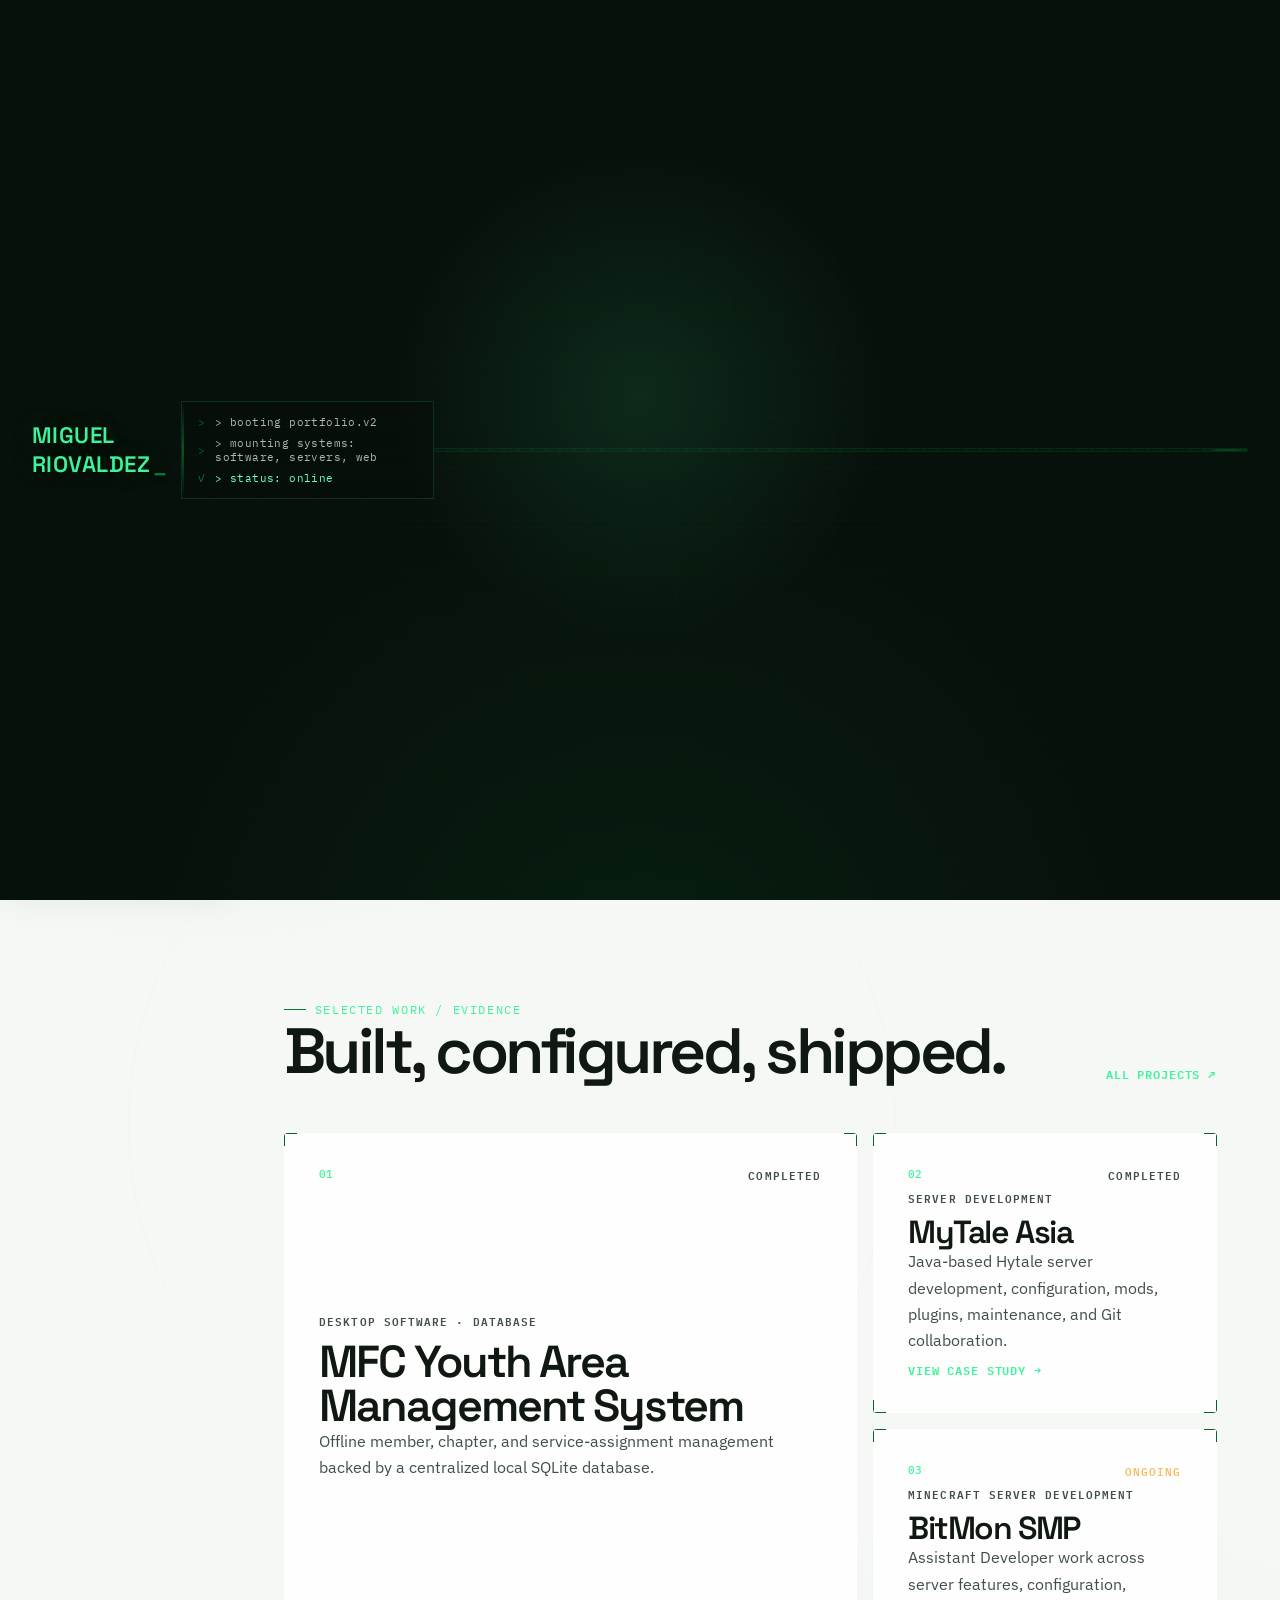
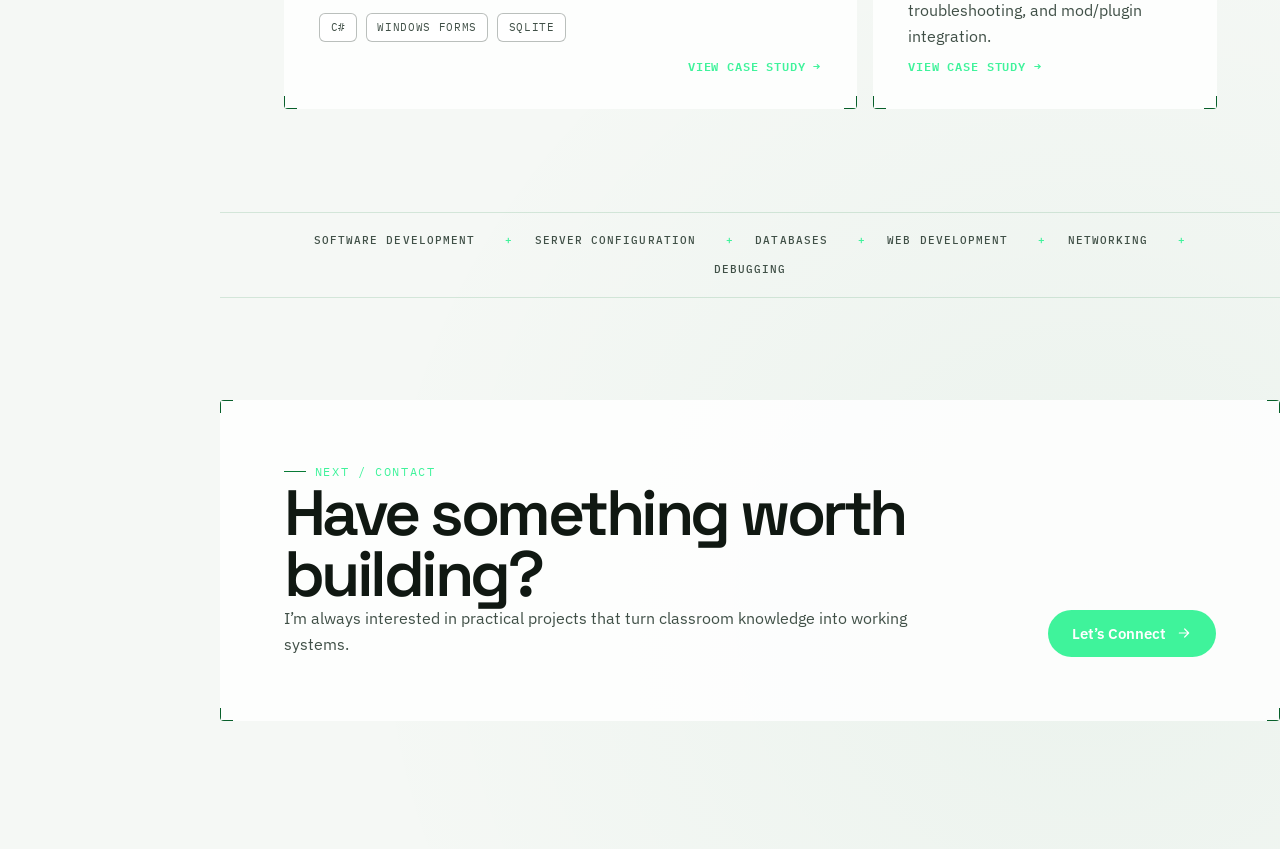
<file: index.html>
<!DOCTYPE html>
<html data-theme="dark" lang="en">
<head>
  <meta charset="utf-8" />
  <meta content="width=device-width, initial-scale=1, viewport-fit=cover" name="viewport" />
  <title>Miguel Riovaldez — IT Student · Developer · Systems Builder</title>
  <meta name="description" content="Miguel Riovaldez is a BSIT student at Mapúa University building software, server systems, databases, networks, and responsive web experiences through hands-on projects." />
  <meta property="og:title" content="Miguel Riovaldez — Developer Portfolio" />
  <meta property="og:description" content="Software, server systems, databases, networking, and web development — documented through hands-on projects." />
  <meta property="og:type" content="website" />
  <meta property="og:url" content="index.html" />
  <meta name="twitter:card" content="summary" />
  <meta name="twitter:title" content="Miguel Riovaldez — Developer Portfolio" />
  <meta name="twitter:description" content="IT student building software, server systems, databases, networks, and responsive web experiences." />
  <meta content="#3FF39B" media="(prefers-color-scheme: dark)" name="theme-color" />
  <meta content="#F3F4F7" media="(prefers-color-scheme: light)" name="theme-color" />
  <link href="index.html" rel="canonical" />
  <link href="data:image/svg+xml,%3Csvg xmlns='http://www.w3.org/2000/svg' viewBox='0 0 100 100'%3E%3Crect width='100' height='100' rx='22' fill='%2306080A'/%3E%3Ctext x='50' y='64' font-family='Space Grotesk, sans-serif' font-weight='700' font-size='44' fill='%233FF39B' text-anchor='middle'%3EMR%3C/text%3E%3C/svg%3E" rel="icon" />
  <link href="https://fonts.googleapis.com" rel="preconnect" />
  <link crossorigin href="https://fonts.gstatic.com" rel="preconnect" />
  <link href="https://fonts.googleapis.com/css2?family=Space+Grotesk:wght@400;500;600;700&family=IBM+Plex+Sans:wght@400;500;600;700&family=IBM+Plex+Mono:wght@400;500;700&display=swap" rel="stylesheet" />
  <link href="css/style.css" rel="stylesheet" />
  <link href="css/v2.css" rel="stylesheet" />
  <script type="application/ld+json">
  {
    "@context": "https://schema.org",
    "@type": "Person",
    "name": "Miguel Riovaldez",
    "url": "index.html",
    "jobTitle": "BSIT Student",
    "description": "BSIT student at Mapúa University building software, server systems, databases, networks, and web experiences.",
    "affiliation": {"@type": "CollegeOrUniversity", "name": "Mapúa University"},
    "email": "mailto:miguelcriovaldez@gmail.com",
    "sameAs": [
      "https://github.com/migzdndd",
      "https://www.instagram.com/migzdnd/",
      "https://www.facebook.com/migzdndd/"
    ]
  }
  </script>
</head>
<body class="portfolio-v2">
  <a class="skip-link" href="#main-content">Skip to main content</a>
  <div id="pageTransition"></div>

  <div data-loader-purpose="profile-initialization" id="loader">
    <div class="loader-name">MIGUEL RIOVALDEZ</div>
    <div aria-hidden="true" class="loader-boot" id="loaderBoot">
      <div class="loader-boot-line" style="--i:0">&gt; booting portfolio.v2</div>
      <div class="loader-boot-line" style="--i:1">&gt; mounting systems: software, servers, web</div>
      <div class="loader-boot-line loader-boot-ready" style="--i:2">&gt; status: online</div>
    </div>
    <p class="sr-only" id="loaderStatus">Initializing Portfolio — Miguel Riovaldez</p>
    <div class="loader-bar"><div class="loader-bar-fill"></div></div>
  </div>

  <div class="cursor-dot" id="cursorDot"></div>
  <div class="cursor-outline" id="cursorOutline"><span id="cursorText"></span></div>
  <div aria-hidden="true" class="bg-glow"></div>
  <div aria-hidden="true" class="bg-grid"></div>
  <div aria-hidden="true" class="v2-orbit v2-orbit-a"></div>
  <div aria-hidden="true" class="v2-orbit v2-orbit-b"></div>

  <button aria-expanded="false" aria-label="Open navigation" class="mobile-toggle" id="mobileToggle">
    <span></span><span></span><span></span>
  </button>

  <nav aria-label="Primary" class="control-panel" id="controlPanel">
    <div class="brand">
      <a data-cursor-text="HOME" href="index.html"><span>MR</span></a>
      <span aria-hidden="true" class="brand-dot"></span>
    </div>
    <ul class="nav-list" id="navList">
      <li><a data-cursor-text="GO" data-page-link="home" href="index.html"><span class="n">01</span><span class="l">Home</span></a></li>
      <li><a data-cursor-text="GO" data-page-link="about" href="about.html"><span class="n">02</span><span class="l">About</span></a></li>
      <li><a data-cursor-text="GO" data-page-link="projects" href="projects.html"><span class="n">03</span><span class="l">Projects</span></a></li>
      <li><a data-cursor-text="GO" data-page-link="skills" href="skills.html"><span class="n">04</span><span class="l">Skills</span></a></li>
      <li><a data-cursor-text="GO" data-page-link="accomplishments" href="accomplishments.html"><span class="n">05</span><span class="l">Accomplishments</span></a></li>
      <li><a data-cursor-text="GO" data-page-link="beyond" href="beyond.html"><span class="n">06</span><span class="l">Beyond</span></a></li>
      <li><a data-cursor-text="GO" data-page-link="contact" href="contact.html"><span class="n">07</span><span class="l">Contact</span></a></li>
    </ul>
    <div class="nav-foot">
      <span class="loc">PH · MNL</span>
      <button aria-label="Toggle light and dark theme" class="theme-toggle" id="themeToggle">◐</button>
    </div>
  </nav>

  <main class="page-content v2-home" id="main-content" tabindex="-1">
    <section class="v2-hero" data-page="home">
      <div aria-hidden="true" class="hero-nodes" id="heroNodes"></div>

      <div class="v2-hero-main page-reveal">
        <div class="v2-kicker-row">
          <p class="eyebrow">Portfolio / Miguel Riovaldez</p>
          <span class="v2-live"><span class="dot" aria-hidden="true"></span> System online</span>
        </div>

        <h1 class="hero-name v2-name">Miguel<br />Riovaldez</h1>
        <p class="v2-role">IT Student <span aria-hidden="true">·</span> Developer <span aria-hidden="true">·</span> Systems Builder</p>
        <p class="v2-thesis">I build software, server systems, and web experiences—then document what I learn by shipping them.</p>

        <div class="hero-ctas v2-ctas">
          <a class="btn btn-primary magnetic" data-cursor-text="VIEW" href="projects.html">Explore Projects <span class="arrow">→</span></a>
          <a class="btn btn-ghost magnetic" data-cursor-text="ABOUT" href="about.html">About Me <span class="arrow">→</span></a>
        </div>

        <div class="v2-signal-line" aria-label="Current profile summary">
          <span>BSIT @ Mapúa University</span><span>Manila, Philippines</span><span>Hands-on builder</span>
        </div>
      </div>

      <aside class="v2-system console-panel page-reveal" aria-labelledby="system-title">
        <div class="v2-panel-head">
          <span id="system-title">CURRENT_SYSTEM</span>
          <span>v2.0</span>
        </div>
        <div class="v2-system-intro">Areas I actively build, study, and troubleshoot.</div>
        <div class="v2-system-grid">
          <a class="v2-system-item" href="projects.html">
            <span class="v2-system-code">01</span>
            <span><strong>Software</strong><small>C# · Java · desktop apps</small></span>
            <span class="v2-system-state">ACTIVE</span>
          </a>
          <a class="v2-system-item" href="projects.html">
            <span class="v2-system-code">02</span>
            <span><strong>Server Systems</strong><small>configuration · plugins · mods</small></span>
            <span class="v2-system-state">ACTIVE</span>
          </a>
          <a class="v2-system-item" href="skills.html">
            <span class="v2-system-code">03</span>
            <span><strong>Web</strong><small>HTML · CSS · JavaScript</small></span>
            <span class="v2-system-state">BUILDING</span>
          </a>
          <a class="v2-system-item" href="skills.html">
            <span class="v2-system-code">04</span>
            <span><strong>Infrastructure</strong><small>SQL · networking fundamentals</small></span>
            <span class="v2-system-state">LEARNING</span>
          </a>
        </div>
      </aside>
    </section>

    <section class="v2-proof" aria-labelledby="proof-title">
      <div class="v2-section-head page-reveal">
        <div>
          <p class="eyebrow">Selected Work / Evidence</p>
          <h2 id="proof-title">Built, configured, shipped.</h2>
        </div>
        <a class="v2-text-link" href="projects.html">All projects <span aria-hidden="true">↗</span></a>
      </div>

      <div class="v2-featured-grid">
        <article class="v2-project-card v2-project-card-large console-panel page-reveal" data-spotlight>
          <div class="v2-project-top"><span class="v2-project-index">01</span><span class="v2-project-status"><span class="dot"></span> Completed</span></div>
          <div>
            <p class="v2-project-type">Desktop Software · Database</p>
            <h3>MFC Youth Area<br />Management System</h3>
            <p>Offline member, chapter, and service-assignment management backed by a centralized local SQLite database.</p>
          </div>
          <div class="v2-project-footer">
            <div class="pf-tags"><span class="tag">C#</span><span class="tag">Windows Forms</span><span class="tag">SQLite</span></div>
            <a class="v2-card-link" href="projects.html#mfc-youth">View case study <span aria-hidden="true">→</span></a>
          </div>
        </article>

        <article class="v2-project-card console-panel page-reveal" data-spotlight>
          <div class="v2-project-top"><span class="v2-project-index">02</span><span class="v2-project-status"><span class="dot"></span> Completed</span></div>
          <div>
            <p class="v2-project-type">Server Development</p>
            <h3>MyTale Asia</h3>
            <p>Java-based Hytale server development, configuration, mods, plugins, maintenance, and Git collaboration.</p>
          </div>
          <a class="v2-card-link" href="projects.html#mytale-asia">View case study <span aria-hidden="true">→</span></a>
        </article>

        <article class="v2-project-card console-panel page-reveal" data-spotlight>
          <div class="v2-project-top"><span class="v2-project-index">03</span><span class="v2-project-status ongoing"><span class="dot"></span> Ongoing</span></div>
          <div>
            <p class="v2-project-type">Minecraft Server Development</p>
            <h3>BitMon SMP</h3>
            <p>Assistant Developer work across server features, configuration, troubleshooting, and mod/plugin integration.</p>
          </div>
          <a class="v2-card-link" href="projects.html#bitmon-smp">View case study <span aria-hidden="true">→</span></a>
        </article>
      </div>
    </section>

    <section class="v2-capability-strip page-reveal" aria-label="Capabilities">
      <span>SOFTWARE DEVELOPMENT</span><span>SERVER CONFIGURATION</span><span>DATABASES</span><span>WEB DEVELOPMENT</span><span>NETWORKING</span><span>DEBUGGING</span>
    </section>

    <section class="v2-home-cta console-panel page-reveal">
      <div>
        <p class="eyebrow">Next / Contact</p>
        <h2>Have something worth building?</h2>
        <p>I’m always interested in practical projects that turn classroom knowledge into working systems.</p>
      </div>
      <a class="btn btn-primary magnetic" data-cursor-text="MAIL" href="contact.html">Let’s Connect <span class="arrow">→</span></a>
    </section>
  </main>

  <script src="js/script.js"></script>
  <script src="js/v2.js"></script>
</body>
</html>
</file>
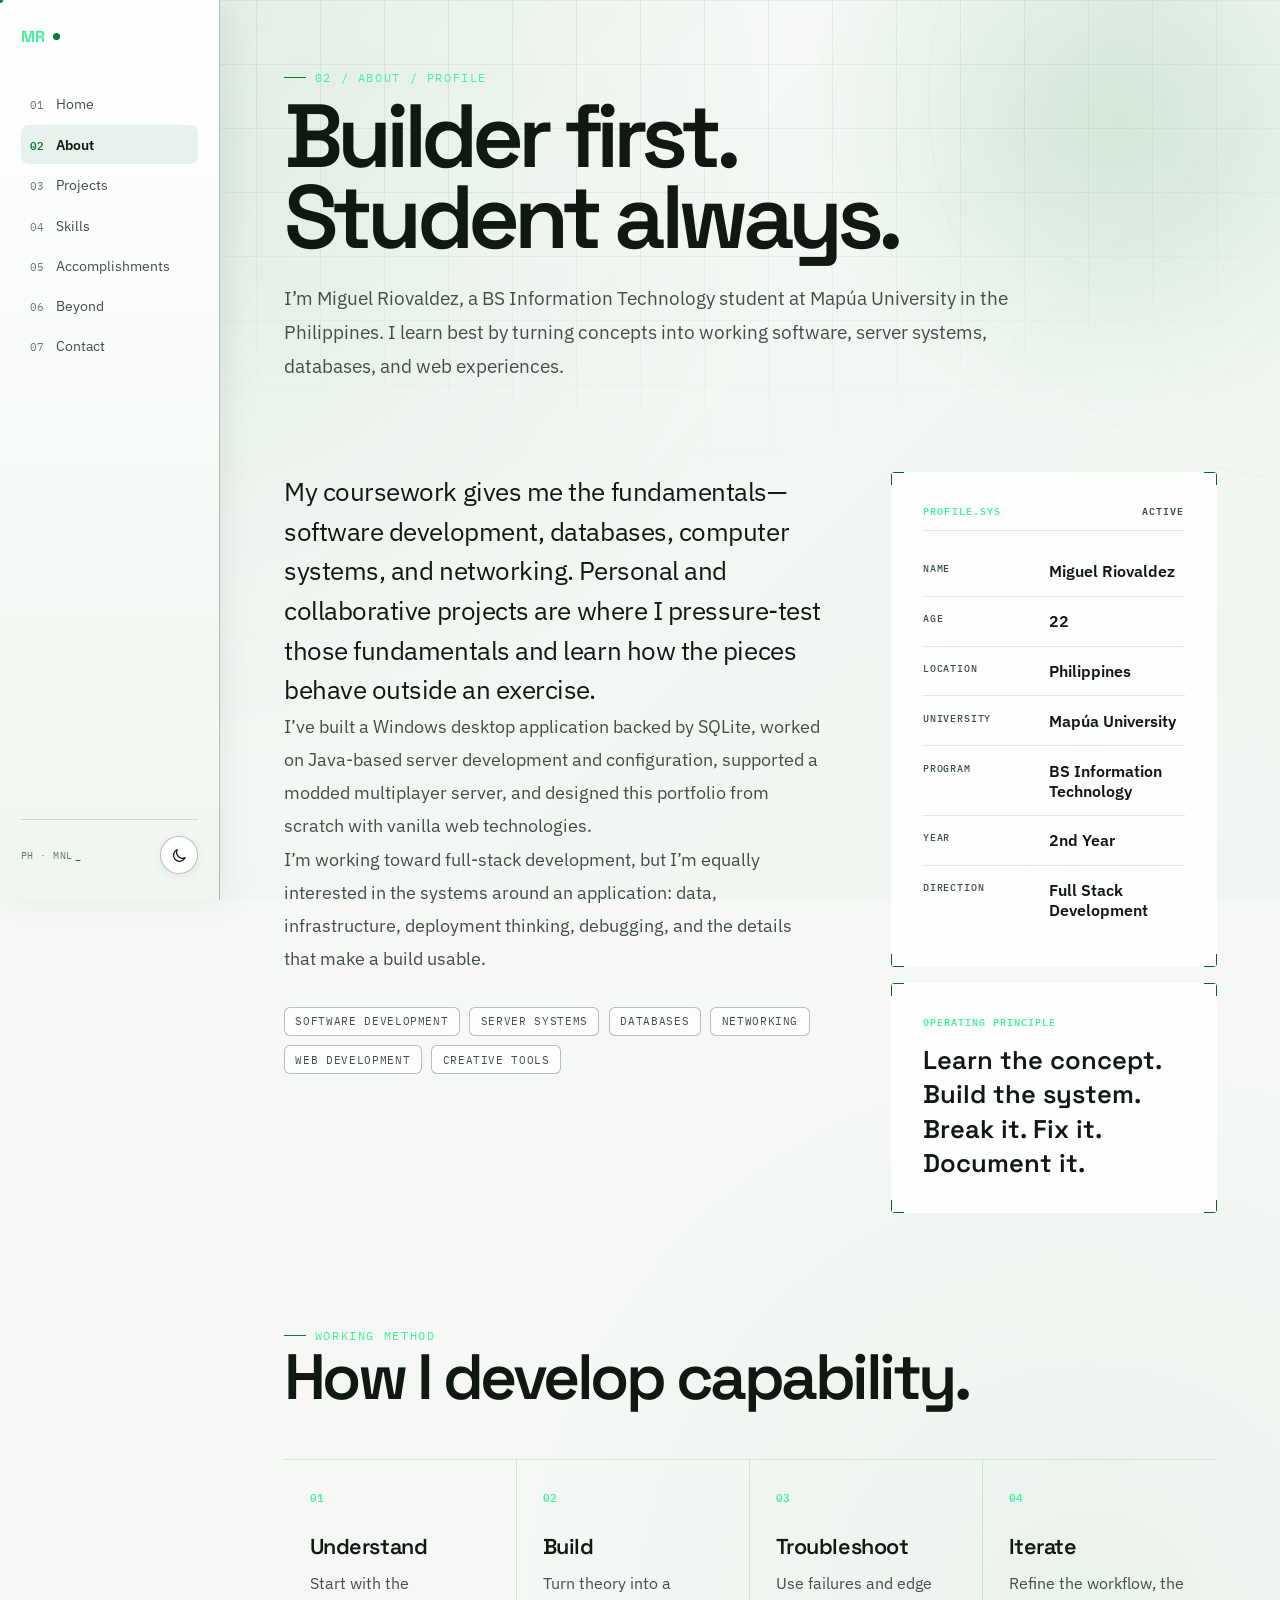
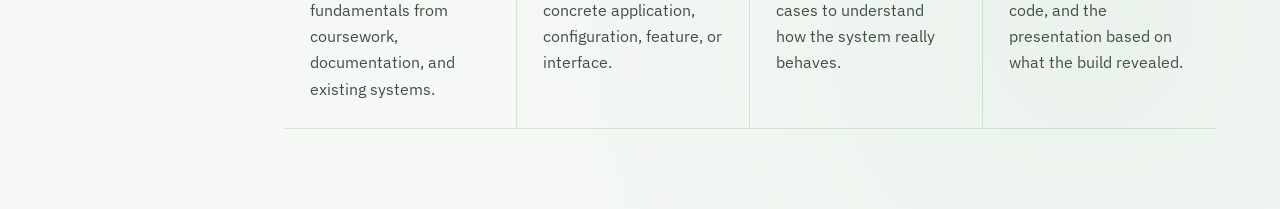
<file: about.html>
<!DOCTYPE html>
<html data-theme="dark" lang="en">
<head>
  <meta charset="utf-8" />
  <meta content="width=device-width, initial-scale=1, viewport-fit=cover" name="viewport" />
  <title>Miguel Riovaldez — About</title>
  <meta name="description" content="About Miguel Riovaldez — BSIT student at Mapúa University building software, server systems, databases, networks, and web projects." />
  <meta property="og:title" content="Miguel Riovaldez — About" />
  <meta property="og:description" content="About Miguel Riovaldez — BSIT student at Mapúa University building software, server systems, databases, networks, and web projects." />
  <meta property="og:type" content="website" />
  <meta property="og:url" content="about.html" />
  <meta name="twitter:card" content="summary" />
  <meta content="#3FF39B" media="(prefers-color-scheme: dark)" name="theme-color" />
  <meta content="#F3F4F7" media="(prefers-color-scheme: light)" name="theme-color" />
  <link href="about.html" rel="canonical" />
  <link href="data:image/svg+xml,%3Csvg xmlns='http://www.w3.org/2000/svg' viewBox='0 0 100 100'%3E%3Crect width='100' height='100' rx='22' fill='%2306080A'/%3E%3Ctext x='50' y='64' font-family='Space Grotesk, sans-serif' font-weight='700' font-size='44' fill='%233FF39B' text-anchor='middle'%3EMR%3C/text%3E%3C/svg%3E" rel="icon" />
  <link href="https://fonts.googleapis.com" rel="preconnect" />
  <link crossorigin href="https://fonts.gstatic.com" rel="preconnect" />
  <link href="https://fonts.googleapis.com/css2?family=Space+Grotesk:wght@400;500;600;700&family=IBM+Plex+Sans:wght@400;500;600;700&family=IBM+Plex+Mono:wght@400;500;700&display=swap" rel="stylesheet" />
  <link href="css/style.css" rel="stylesheet" />
  <link href="css/v2.css" rel="stylesheet" />
  
</head>
<body class="portfolio-v2">
  <a class="skip-link" href="#main-content">Skip to main content</a>
  <div id="pageTransition"></div>
  <div class="cursor-dot" id="cursorDot"></div>
  <div class="cursor-outline" id="cursorOutline"><span id="cursorText"></span></div>
  <div aria-hidden="true" class="bg-glow"></div>
  <div aria-hidden="true" class="bg-grid"></div>
  <div aria-hidden="true" class="v2-orbit v2-orbit-a"></div>
  <button aria-expanded="false" aria-label="Open navigation" class="mobile-toggle" id="mobileToggle"><span></span><span></span><span></span></button>
  <nav aria-label="Primary" class="control-panel" id="controlPanel">
    <div class="brand"><a data-cursor-text="HOME" href="index.html"><span>MR</span></a><span aria-hidden="true" class="brand-dot"></span></div>
    <ul class="nav-list" id="navList"><li><a data-cursor-text="GO" data-page-link="home" href="index.html"><span class="n">01</span><span class="l">Home</span></a></li><li><a data-cursor-text="GO" data-page-link="about" href="about.html"><span class="n">02</span><span class="l">About</span></a></li><li><a data-cursor-text="GO" data-page-link="projects" href="projects.html"><span class="n">03</span><span class="l">Projects</span></a></li><li><a data-cursor-text="GO" data-page-link="skills" href="skills.html"><span class="n">04</span><span class="l">Skills</span></a></li><li><a data-cursor-text="GO" data-page-link="accomplishments" href="accomplishments.html"><span class="n">05</span><span class="l">Accomplishments</span></a></li><li><a data-cursor-text="GO" data-page-link="beyond" href="beyond.html"><span class="n">06</span><span class="l">Beyond</span></a></li><li><a data-cursor-text="GO" data-page-link="contact" href="contact.html"><span class="n">07</span><span class="l">Contact</span></a></li></ul>
    <div class="nav-foot"><span class="loc">PH · MNL</span><button aria-label="Toggle light and dark theme" class="theme-toggle" id="themeToggle">◐</button></div>
  </nav>
  <main class="page-content" id="main-content" tabindex="-1">
  <section class="standalone-page v2-about-page" data-page="about"><div class="page-inner">
    <header class="page-head v2-editorial-head page-reveal">
      <p class="eyebrow">02 / About / Profile</p>
      <h1>Builder first.<br />Student always.</h1>
      <p class="v2-page-lede">I’m Miguel Riovaldez, a BS Information Technology student at Mapúa University in the Philippines. I learn best by turning concepts into working software, server systems, databases, and web experiences.</p>
    </header>

    <div class="v2-about-layout">
      <section class="v2-about-story page-reveal">
        <p class="v2-dropcopy">My coursework gives me the fundamentals—software development, databases, computer systems, and networking. Personal and collaborative projects are where I pressure-test those fundamentals and learn how the pieces behave outside an exercise.</p>
        <p>I’ve built a Windows desktop application backed by SQLite, worked on Java-based server development and configuration, supported a modded multiplayer server, and designed this portfolio from scratch with vanilla web technologies.</p>
        <p>I’m working toward full-stack development, but I’m equally interested in the systems around an application: data, infrastructure, deployment thinking, debugging, and the details that make a build usable.</p>
        <div class="learning-list v2-learning-list"><span class="tag">Software Development</span><span class="tag">Server Systems</span><span class="tag">Databases</span><span class="tag">Networking</span><span class="tag">Web Development</span><span class="tag">Creative Tools</span></div>
      </section>

      <aside class="v2-profile-stack page-reveal">
        <div class="v2-profile-card console-panel">
          <div class="v2-panel-head"><span>PROFILE.SYS</span><span>ACTIVE</span></div>
          <dl class="v2-profile-facts">
            <div><dt>Name</dt><dd>Miguel Riovaldez</dd></div>
            <div><dt>Age</dt><dd>22</dd></div>
            <div><dt>Location</dt><dd>Philippines</dd></div>
            <div><dt>University</dt><dd>Mapúa University</dd></div>
            <div><dt>Program</dt><dd>BS Information Technology</dd></div>
            <div><dt>Year</dt><dd>2nd Year</dd></div>
            <div><dt>Direction</dt><dd>Full Stack Development</dd></div>
          </dl>
        </div>
        <div class="v2-principle console-panel"><span>OPERATING PRINCIPLE</span><strong>Learn the concept. Build the system. Break it. Fix it. Document it.</strong></div>
      </aside>
    </div>

    <section class="v2-path page-reveal" aria-labelledby="path-title">
      <div class="v2-section-head"><div><p class="eyebrow">Working Method</p><h2 id="path-title">How I develop capability.</h2></div></div>
      <div class="v2-path-grid">
        <article><span>01</span><h3>Understand</h3><p>Start with the fundamentals from coursework, documentation, and existing systems.</p></article>
        <article><span>02</span><h3>Build</h3><p>Turn theory into a concrete application, configuration, feature, or interface.</p></article>
        <article><span>03</span><h3>Troubleshoot</h3><p>Use failures and edge cases to understand how the system really behaves.</p></article>
        <article><span>04</span><h3>Iterate</h3><p>Refine the workflow, the code, and the presentation based on what the build revealed.</p></article>
      </div>
    </section>
  </div></section>
</main>
  <script src="js/script.js"></script>
  <script src="js/v2.js"></script>
</body>
</html>
</file>
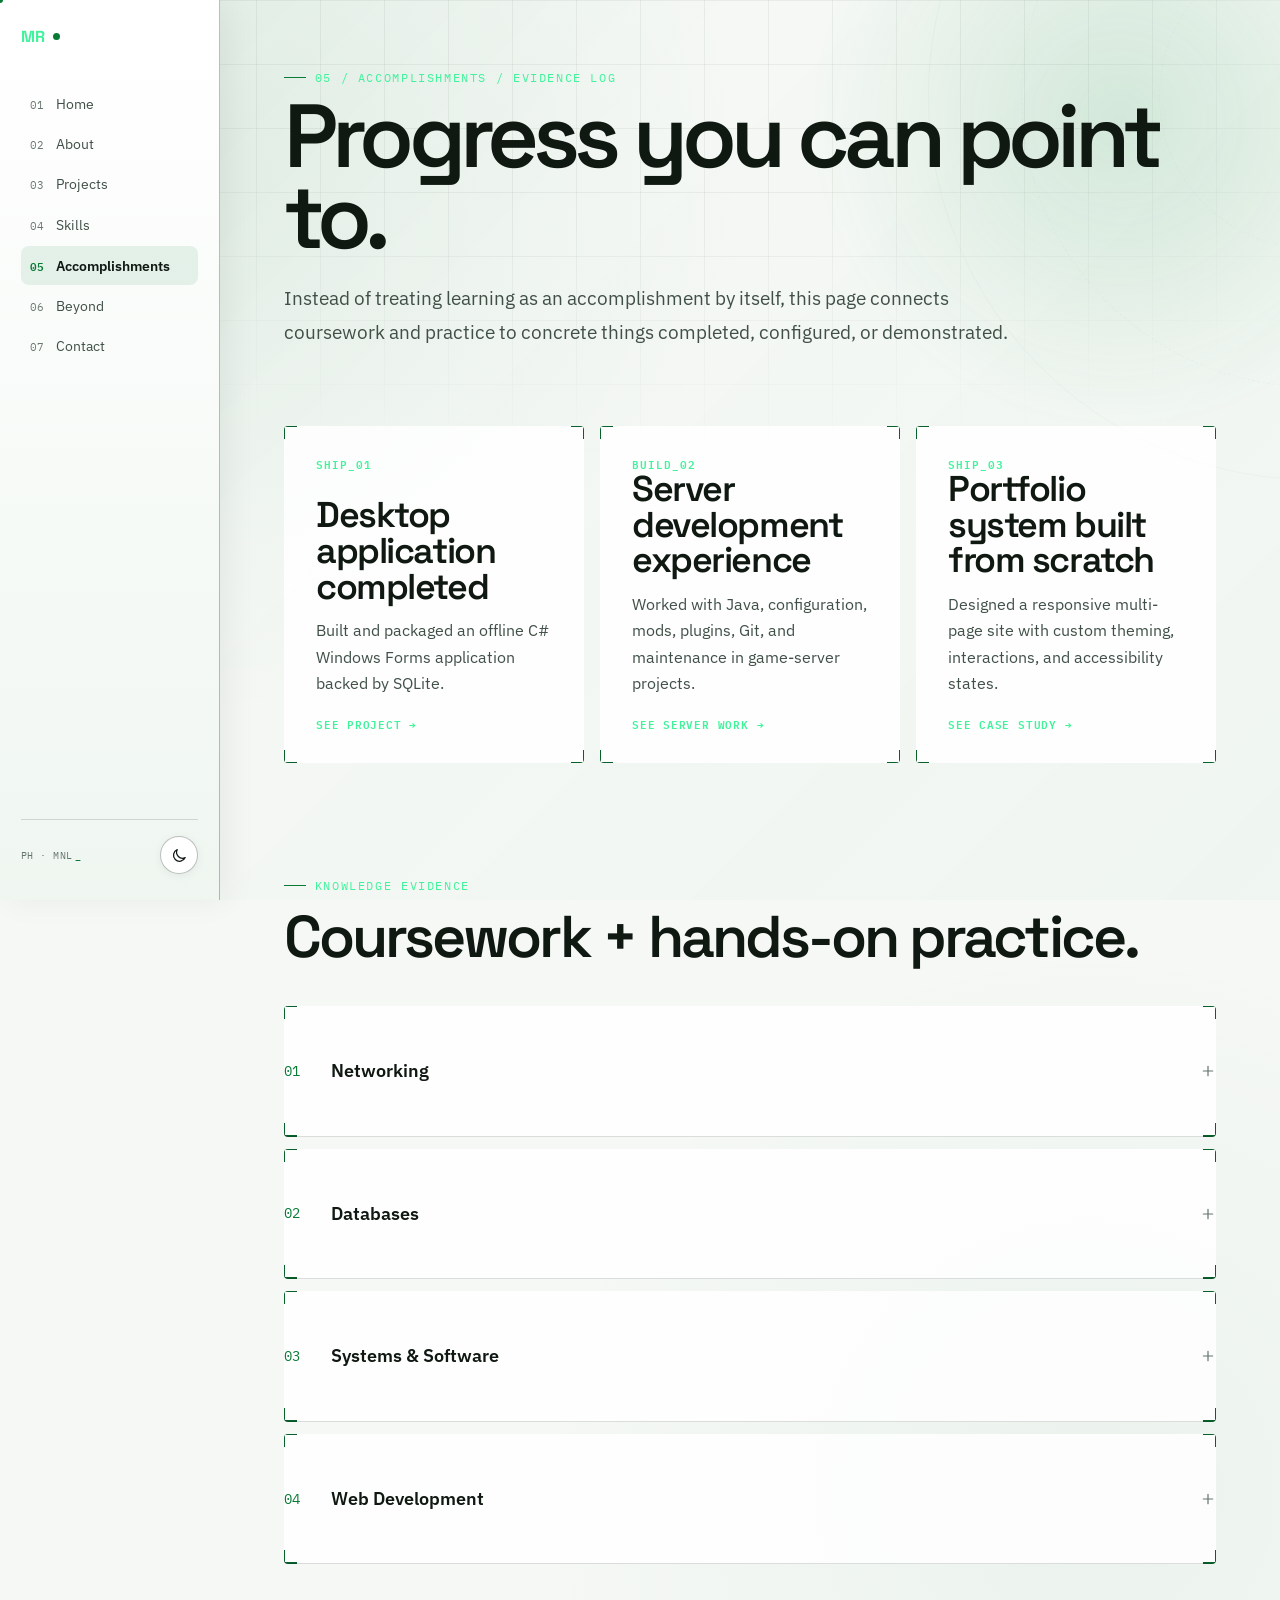
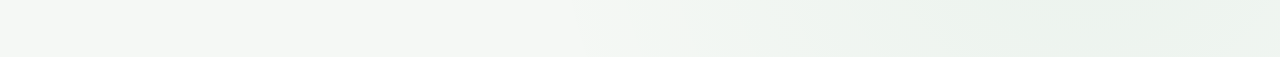
<file: accomplishments.html>
<!DOCTYPE html>
<html data-theme="dark" lang="en">
<head>
  <meta charset="utf-8" />
  <meta content="width=device-width, initial-scale=1, viewport-fit=cover" name="viewport" />
  <title>Miguel Riovaldez — Accomplishments</title>
  <meta name="description" content="Evidence of progress across software development, server systems, networking, databases, and responsive web development." />
  <meta property="og:title" content="Miguel Riovaldez — Accomplishments" />
  <meta property="og:description" content="Evidence of progress across software development, server systems, networking, databases, and responsive web development." />
  <meta property="og:type" content="website" />
  <meta property="og:url" content="accomplishments.html" />
  <meta name="twitter:card" content="summary" />
  <meta content="#3FF39B" media="(prefers-color-scheme: dark)" name="theme-color" />
  <meta content="#F3F4F7" media="(prefers-color-scheme: light)" name="theme-color" />
  <link href="accomplishments.html" rel="canonical" />
  <link href="data:image/svg+xml,%3Csvg xmlns='http://www.w3.org/2000/svg' viewBox='0 0 100 100'%3E%3Crect width='100' height='100' rx='22' fill='%2306080A'/%3E%3Ctext x='50' y='64' font-family='Space Grotesk, sans-serif' font-weight='700' font-size='44' fill='%233FF39B' text-anchor='middle'%3EMR%3C/text%3E%3C/svg%3E" rel="icon" />
  <link href="https://fonts.googleapis.com" rel="preconnect" />
  <link crossorigin href="https://fonts.gstatic.com" rel="preconnect" />
  <link href="https://fonts.googleapis.com/css2?family=Space+Grotesk:wght@400;500;600;700&family=IBM+Plex+Sans:wght@400;500;600;700&family=IBM+Plex+Mono:wght@400;500;700&display=swap" rel="stylesheet" />
  <link href="css/style.css" rel="stylesheet" />
  <link href="css/v2.css" rel="stylesheet" />
  
</head>
<body class="portfolio-v2">
  <a class="skip-link" href="#main-content">Skip to main content</a>
  <div id="pageTransition"></div>
  <div class="cursor-dot" id="cursorDot"></div>
  <div class="cursor-outline" id="cursorOutline"><span id="cursorText"></span></div>
  <div aria-hidden="true" class="bg-glow"></div>
  <div aria-hidden="true" class="bg-grid"></div>
  <div aria-hidden="true" class="v2-orbit v2-orbit-a"></div>
  <button aria-expanded="false" aria-label="Open navigation" class="mobile-toggle" id="mobileToggle"><span></span><span></span><span></span></button>
  <nav aria-label="Primary" class="control-panel" id="controlPanel">
    <div class="brand"><a data-cursor-text="HOME" href="index.html"><span>MR</span></a><span aria-hidden="true" class="brand-dot"></span></div>
    <ul class="nav-list" id="navList"><li><a data-cursor-text="GO" data-page-link="home" href="index.html"><span class="n">01</span><span class="l">Home</span></a></li><li><a data-cursor-text="GO" data-page-link="about" href="about.html"><span class="n">02</span><span class="l">About</span></a></li><li><a data-cursor-text="GO" data-page-link="projects" href="projects.html"><span class="n">03</span><span class="l">Projects</span></a></li><li><a data-cursor-text="GO" data-page-link="skills" href="skills.html"><span class="n">04</span><span class="l">Skills</span></a></li><li><a data-cursor-text="GO" data-page-link="accomplishments" href="accomplishments.html"><span class="n">05</span><span class="l">Accomplishments</span></a></li><li><a data-cursor-text="GO" data-page-link="beyond" href="beyond.html"><span class="n">06</span><span class="l">Beyond</span></a></li><li><a data-cursor-text="GO" data-page-link="contact" href="contact.html"><span class="n">07</span><span class="l">Contact</span></a></li></ul>
    <div class="nav-foot"><span class="loc">PH · MNL</span><button aria-label="Toggle light and dark theme" class="theme-toggle" id="themeToggle">◐</button></div>
  </nav>
  <main class="page-content" id="main-content" tabindex="-1">
  <section class="standalone-page v2-accomplishments-page" data-page="accomplishments"><div class="page-inner">
    <header class="page-head v2-editorial-head page-reveal">
      <p class="eyebrow">05 / Accomplishments / Evidence Log</p>
      <h1>Progress you can point to.</h1>
      <p class="v2-page-lede">Instead of treating learning as an accomplishment by itself, this page connects coursework and practice to concrete things completed, configured, or demonstrated.</p>
    </header>

    <section class="v2-milestones page-reveal" aria-label="Selected milestones">
      <article class="console-panel"><span class="v2-milestone-code">SHIP_01</span><h2>Desktop application completed</h2><p>Built and packaged an offline C# Windows Forms application backed by SQLite.</p><a href="projects.html#mfc-youth">See project →</a></article>
      <article class="console-panel"><span class="v2-milestone-code">BUILD_02</span><h2>Server development experience</h2><p>Worked with Java, configuration, mods, plugins, Git, and maintenance in game-server projects.</p><a href="projects.html#mytale-asia">See server work →</a></article>
      <article class="console-panel"><span class="v2-milestone-code">SHIP_03</span><h2>Portfolio system built from scratch</h2><p>Designed a responsive multi-page site with custom theming, interactions, and accessibility states.</p><a href="projects.html#this-webpage">See case study →</a></article>
    </section>

    <div class="v2-evidence-head page-reveal"><p class="eyebrow">Knowledge Evidence</p><h2>Coursework + hands-on practice.</h2></div>
    <div class="acc-list v2-acc-list page-reveal" id="accList">
      <div class="acc-item console-panel"><div class="acc-head"><span class="n">01</span><span class="cat">Networking</span><span class="plus">+</span></div><div class="acc-body"><ul><li>Data Communication and Networking Fundamentals</li><li>IPv4 and IPv6 fundamentals</li><li>Subnetting and network addressing</li><li>Cisco Packet Tracer exercises</li></ul></div></div>
      <div class="acc-item console-panel"><div class="acc-head"><span class="n">02</span><span class="cat">Databases</span><span class="plus">+</span></div><div class="acc-body"><ul><li>Information Management</li><li>Database Management Essentials</li><li>SQL and relational database concepts</li><li>Hands-on SQLite and MySQL experience</li></ul></div></div>
      <div class="acc-item console-panel"><div class="acc-head"><span class="n">03</span><span class="cat">Systems &amp; Software</span><span class="plus">+</span></div><div class="acc-body"><ul><li>Computer Architecture and Organization</li><li>C# software development</li><li>Windows Forms application development</li><li>Built and packaged a complete desktop application</li></ul></div></div>
      <div class="acc-item console-panel"><div class="acc-head"><span class="n">04</span><span class="cat">Web Development</span><span class="plus">+</span></div><div class="acc-body"><ul><li>Interactivity with JavaScript</li><li>Advanced styling with responsive design</li><li>HTML and CSS development</li><li>Responsive and interactive portfolio development</li></ul></div></div>
    </div>
  </div></section>
</main>
  <script src="js/script.js"></script>
  <script src="js/v2.js"></script>
</body>
</html>
</file>
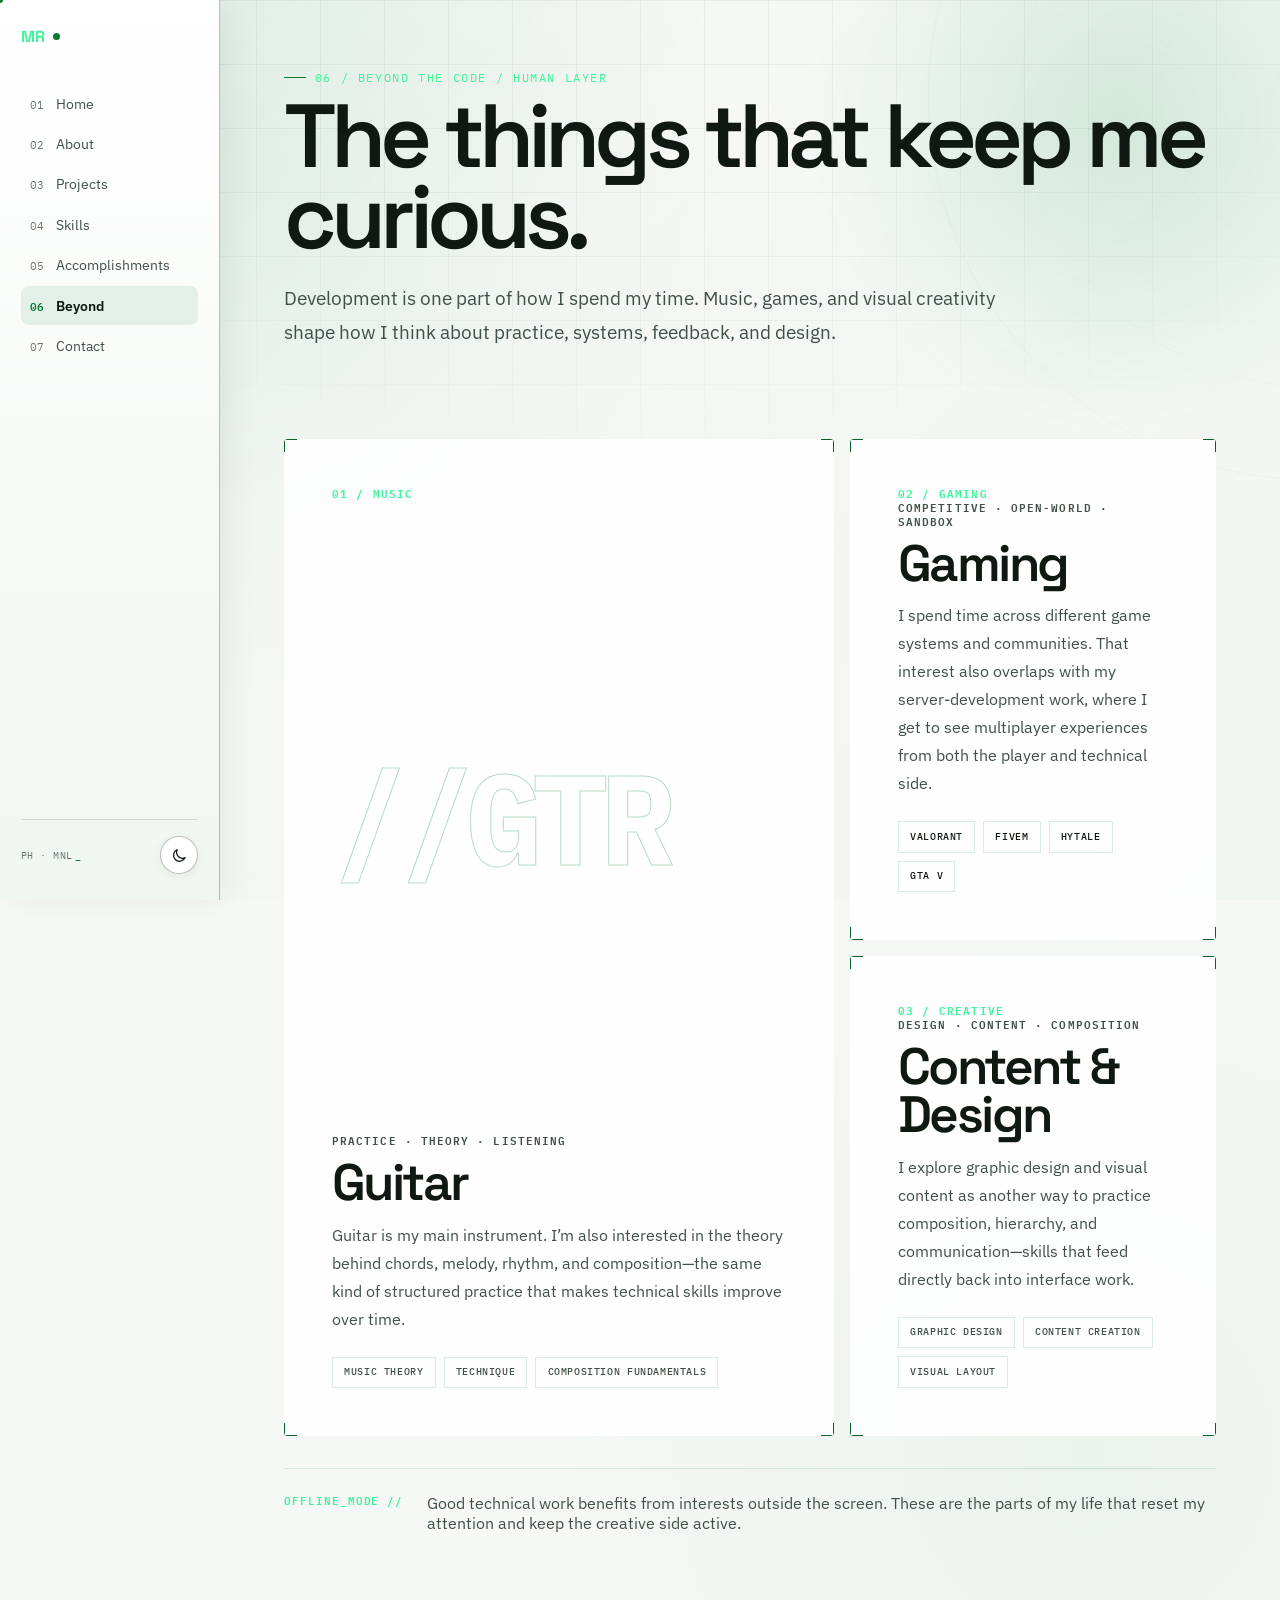
<file: beyond.html>
<!DOCTYPE html>
<html data-theme="dark" lang="en">
<head>
  <meta charset="utf-8" />
  <meta content="width=device-width, initial-scale=1, viewport-fit=cover" name="viewport" />
  <title>Miguel Riovaldez — Beyond the Code</title>
  <meta name="description" content="Music, gaming, content creation, and graphic design — the interests that shape Miguel Riovaldez beyond software development." />
  <meta property="og:title" content="Miguel Riovaldez — Beyond the Code" />
  <meta property="og:description" content="Music, gaming, content creation, and graphic design — the interests that shape Miguel Riovaldez beyond software development." />
  <meta property="og:type" content="website" />
  <meta property="og:url" content="beyond.html" />
  <meta name="twitter:card" content="summary" />
  <meta content="#3FF39B" media="(prefers-color-scheme: dark)" name="theme-color" />
  <meta content="#F3F4F7" media="(prefers-color-scheme: light)" name="theme-color" />
  <link href="beyond.html" rel="canonical" />
  <link href="data:image/svg+xml,%3Csvg xmlns='http://www.w3.org/2000/svg' viewBox='0 0 100 100'%3E%3Crect width='100' height='100' rx='22' fill='%2306080A'/%3E%3Ctext x='50' y='64' font-family='Space Grotesk, sans-serif' font-weight='700' font-size='44' fill='%233FF39B' text-anchor='middle'%3EMR%3C/text%3E%3C/svg%3E" rel="icon" />
  <link href="https://fonts.googleapis.com" rel="preconnect" />
  <link crossorigin href="https://fonts.gstatic.com" rel="preconnect" />
  <link href="https://fonts.googleapis.com/css2?family=Space+Grotesk:wght@400;500;600;700&family=IBM+Plex+Sans:wght@400;500;600;700&family=IBM+Plex+Mono:wght@400;500;700&display=swap" rel="stylesheet" />
  <link href="css/style.css" rel="stylesheet" />
  <link href="css/v2.css" rel="stylesheet" />
  
</head>
<body class="portfolio-v2">
  <a class="skip-link" href="#main-content">Skip to main content</a>
  <div id="pageTransition"></div>
  <div class="cursor-dot" id="cursorDot"></div>
  <div class="cursor-outline" id="cursorOutline"><span id="cursorText"></span></div>
  <div aria-hidden="true" class="bg-glow"></div>
  <div aria-hidden="true" class="bg-grid"></div>
  <div aria-hidden="true" class="v2-orbit v2-orbit-a"></div>
  <button aria-expanded="false" aria-label="Open navigation" class="mobile-toggle" id="mobileToggle"><span></span><span></span><span></span></button>
  <nav aria-label="Primary" class="control-panel" id="controlPanel">
    <div class="brand"><a data-cursor-text="HOME" href="index.html"><span>MR</span></a><span aria-hidden="true" class="brand-dot"></span></div>
    <ul class="nav-list" id="navList"><li><a data-cursor-text="GO" data-page-link="home" href="index.html"><span class="n">01</span><span class="l">Home</span></a></li><li><a data-cursor-text="GO" data-page-link="about" href="about.html"><span class="n">02</span><span class="l">About</span></a></li><li><a data-cursor-text="GO" data-page-link="projects" href="projects.html"><span class="n">03</span><span class="l">Projects</span></a></li><li><a data-cursor-text="GO" data-page-link="skills" href="skills.html"><span class="n">04</span><span class="l">Skills</span></a></li><li><a data-cursor-text="GO" data-page-link="accomplishments" href="accomplishments.html"><span class="n">05</span><span class="l">Accomplishments</span></a></li><li><a data-cursor-text="GO" data-page-link="beyond" href="beyond.html"><span class="n">06</span><span class="l">Beyond</span></a></li><li><a data-cursor-text="GO" data-page-link="contact" href="contact.html"><span class="n">07</span><span class="l">Contact</span></a></li></ul>
    <div class="nav-foot"><span class="loc">PH · MNL</span><button aria-label="Toggle light and dark theme" class="theme-toggle" id="themeToggle">◐</button></div>
  </nav>
  <main class="page-content" id="main-content" tabindex="-1">
  <section class="standalone-page v2-beyond-page" data-page="beyond"><div class="page-inner">
    <header class="page-head v2-editorial-head page-reveal">
      <p class="eyebrow">06 / Beyond the Code / Human Layer</p>
      <h1>The things that keep me curious.</h1>
      <p class="v2-page-lede">Development is one part of how I spend my time. Music, games, and visual creativity shape how I think about practice, systems, feedback, and design.</p>
    </header>

    <div class="v2-beyond-grid">
      <article class="v2-beyond-feature console-panel page-reveal">
        <div class="v2-beyond-number">01 / MUSIC</div>
        <div class="v2-beyond-symbol" aria-hidden="true">//GTR</div>
        <div><p class="v2-project-type">Practice · Theory · Listening</p><h2>Guitar</h2><p>Guitar is my main instrument. I’m also interested in the theory behind chords, melody, rhythm, and composition—the same kind of structured practice that makes technical skills improve over time.</p></div>
        <div class="v2-beyond-tags"><span>Music theory</span><span>Technique</span><span>Composition fundamentals</span></div>
      </article>

      <article class="v2-beyond-card console-panel page-reveal">
        <div class="v2-beyond-number">02 / GAMING</div>
        <div><p class="v2-project-type">Competitive · Open-world · Sandbox</p><h2>Gaming</h2><p>I spend time across different game systems and communities. That interest also overlaps with my server-development work, where I get to see multiplayer experiences from both the player and technical side.</p></div>
        <div class="v2-game-list" aria-label="Games I play"><span>VALORANT</span><span>FiveM</span><span>Hytale</span><span>GTA V</span></div>
      </article>

      <article class="v2-beyond-card console-panel page-reveal">
        <div class="v2-beyond-number">03 / CREATIVE</div>
        <div><p class="v2-project-type">Design · Content · Composition</p><h2>Content &amp; Design</h2><p>I explore graphic design and visual content as another way to practice composition, hierarchy, and communication—skills that feed directly back into interface work.</p></div>
        <div class="v2-beyond-tags"><span>Graphic design</span><span>Content creation</span><span>Visual layout</span></div>
      </article>
    </div>

    <section class="v2-beyond-note page-reveal"><span>OFFLINE_MODE //</span><p>Good technical work benefits from interests outside the screen. These are the parts of my life that reset my attention and keep the creative side active.</p></section>
  </div></section>
</main>
  <script src="js/script.js"></script>
  <script src="js/v2.js"></script>
</body>
</html>
</file>
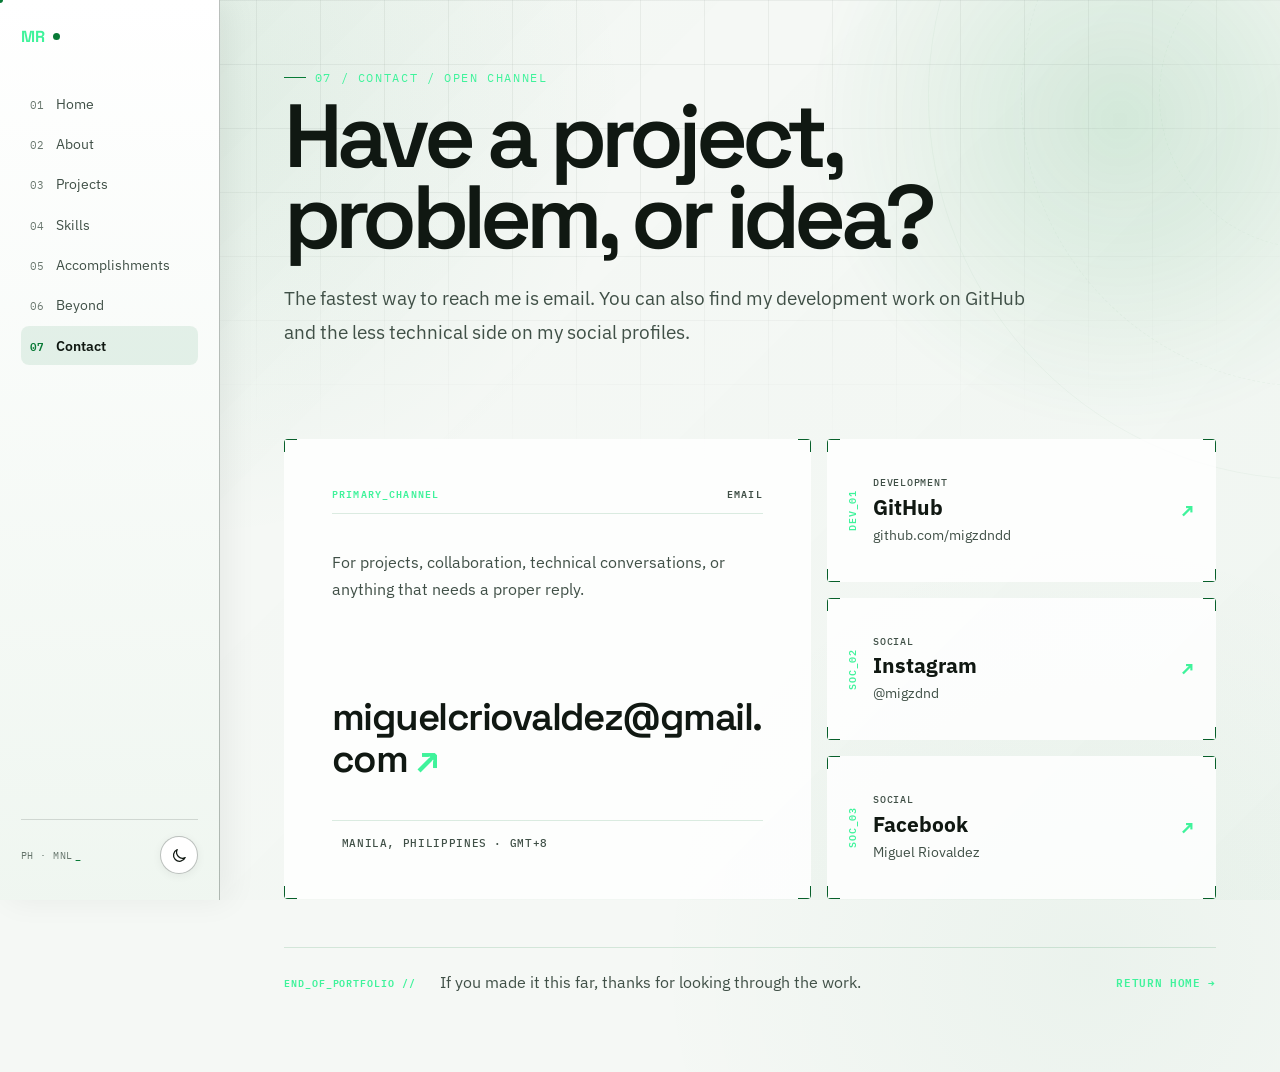
<file: contact.html>
<!DOCTYPE html>
<html data-theme="dark" lang="en">
<head>
  <meta charset="utf-8" />
  <meta content="width=device-width, initial-scale=1, viewport-fit=cover" name="viewport" />
  <title>Miguel Riovaldez — Contact</title>
  <meta name="description" content="Contact Miguel Riovaldez by email, GitHub, Instagram, or Facebook for projects, collaboration, and technical conversations." />
  <meta property="og:title" content="Miguel Riovaldez — Contact" />
  <meta property="og:description" content="Contact Miguel Riovaldez by email, GitHub, Instagram, or Facebook for projects, collaboration, and technical conversations." />
  <meta property="og:type" content="website" />
  <meta property="og:url" content="contact.html" />
  <meta name="twitter:card" content="summary" />
  <meta content="#3FF39B" media="(prefers-color-scheme: dark)" name="theme-color" />
  <meta content="#F3F4F7" media="(prefers-color-scheme: light)" name="theme-color" />
  <link href="contact.html" rel="canonical" />
  <link href="data:image/svg+xml,%3Csvg xmlns='http://www.w3.org/2000/svg' viewBox='0 0 100 100'%3E%3Crect width='100' height='100' rx='22' fill='%2306080A'/%3E%3Ctext x='50' y='64' font-family='Space Grotesk, sans-serif' font-weight='700' font-size='44' fill='%233FF39B' text-anchor='middle'%3EMR%3C/text%3E%3C/svg%3E" rel="icon" />
  <link href="https://fonts.googleapis.com" rel="preconnect" />
  <link crossorigin href="https://fonts.gstatic.com" rel="preconnect" />
  <link href="https://fonts.googleapis.com/css2?family=Space+Grotesk:wght@400;500;600;700&family=IBM+Plex+Sans:wght@400;500;600;700&family=IBM+Plex+Mono:wght@400;500;700&display=swap" rel="stylesheet" />
  <link href="css/style.css" rel="stylesheet" />
  <link href="css/v2.css" rel="stylesheet" />
  
</head>
<body class="portfolio-v2">
  <a class="skip-link" href="#main-content">Skip to main content</a>
  <div id="pageTransition"></div>
  <div class="cursor-dot" id="cursorDot"></div>
  <div class="cursor-outline" id="cursorOutline"><span id="cursorText"></span></div>
  <div aria-hidden="true" class="bg-glow"></div>
  <div aria-hidden="true" class="bg-grid"></div>
  <div aria-hidden="true" class="v2-orbit v2-orbit-a"></div>
  <button aria-expanded="false" aria-label="Open navigation" class="mobile-toggle" id="mobileToggle"><span></span><span></span><span></span></button>
  <nav aria-label="Primary" class="control-panel" id="controlPanel">
    <div class="brand"><a data-cursor-text="HOME" href="index.html"><span>MR</span></a><span aria-hidden="true" class="brand-dot"></span></div>
    <ul class="nav-list" id="navList"><li><a data-cursor-text="GO" data-page-link="home" href="index.html"><span class="n">01</span><span class="l">Home</span></a></li><li><a data-cursor-text="GO" data-page-link="about" href="about.html"><span class="n">02</span><span class="l">About</span></a></li><li><a data-cursor-text="GO" data-page-link="projects" href="projects.html"><span class="n">03</span><span class="l">Projects</span></a></li><li><a data-cursor-text="GO" data-page-link="skills" href="skills.html"><span class="n">04</span><span class="l">Skills</span></a></li><li><a data-cursor-text="GO" data-page-link="accomplishments" href="accomplishments.html"><span class="n">05</span><span class="l">Accomplishments</span></a></li><li><a data-cursor-text="GO" data-page-link="beyond" href="beyond.html"><span class="n">06</span><span class="l">Beyond</span></a></li><li><a data-cursor-text="GO" data-page-link="contact" href="contact.html"><span class="n">07</span><span class="l">Contact</span></a></li></ul>
    <div class="nav-foot"><span class="loc">PH · MNL</span><button aria-label="Toggle light and dark theme" class="theme-toggle" id="themeToggle">◐</button></div>
  </nav>
  <main class="page-content" id="main-content" tabindex="-1">
  <section class="standalone-page v2-contact-page" data-page="contact"><div class="page-inner">
    <header class="page-head v2-editorial-head page-reveal">
      <p class="eyebrow">07 / Contact / Open Channel</p>
      <h1>Have a project,<br />problem, or idea?</h1>
      <p class="v2-page-lede">The fastest way to reach me is email. You can also find my development work on GitHub and the less technical side on my social profiles.</p>
    </header>

    <div class="v2-contact-layout">
      <section class="v2-contact-primary console-panel page-reveal">
        <div class="v2-panel-head"><span>PRIMARY_CHANNEL</span><span>EMAIL</span></div>
        <p>For projects, collaboration, technical conversations, or anything that needs a proper reply.</p>
        <a class="v2-email-link magnetic" data-cursor-text="MAIL" href="mailto:miguelcriovaldez@gmail.com">miguelcriovaldez@gmail.com <span aria-hidden="true">↗</span></a>
        <div class="v2-contact-status"><span class="dot"></span> Manila, Philippines · GMT+8</div>
      </section>

      <div class="v2-contact-channels page-reveal">
        <a class="v2-channel console-panel magnetic" data-cursor-text="OPEN" href="https://github.com/migzdndd" target="_blank" rel="noopener noreferrer"><span class="v2-channel-code">DEV_01</span><div><small>Development</small><strong>GitHub</strong><span>github.com/migzdndd</span></div><b>↗</b></a>
        <a class="v2-channel console-panel magnetic" data-cursor-text="OPEN" href="https://www.instagram.com/migzdnd/" target="_blank" rel="noopener noreferrer"><span class="v2-channel-code">SOC_02</span><div><small>Social</small><strong>Instagram</strong><span>@migzdnd</span></div><b>↗</b></a>
        <a class="v2-channel console-panel magnetic" data-cursor-text="OPEN" href="https://www.facebook.com/migzdndd/" target="_blank" rel="noopener noreferrer"><span class="v2-channel-code">SOC_03</span><div><small>Social</small><strong>Facebook</strong><span>Miguel Riovaldez</span></div><b>↗</b></a>
      </div>
    </div>

    <section class="v2-contact-footer page-reveal"><span>END_OF_PORTFOLIO //</span><p>If you made it this far, thanks for looking through the work.</p><a href="index.html">Return home →</a></section>
  </div></section>
</main>
  <script src="js/script.js"></script>
  <script src="js/v2.js"></script>
</body>
</html>
</file>
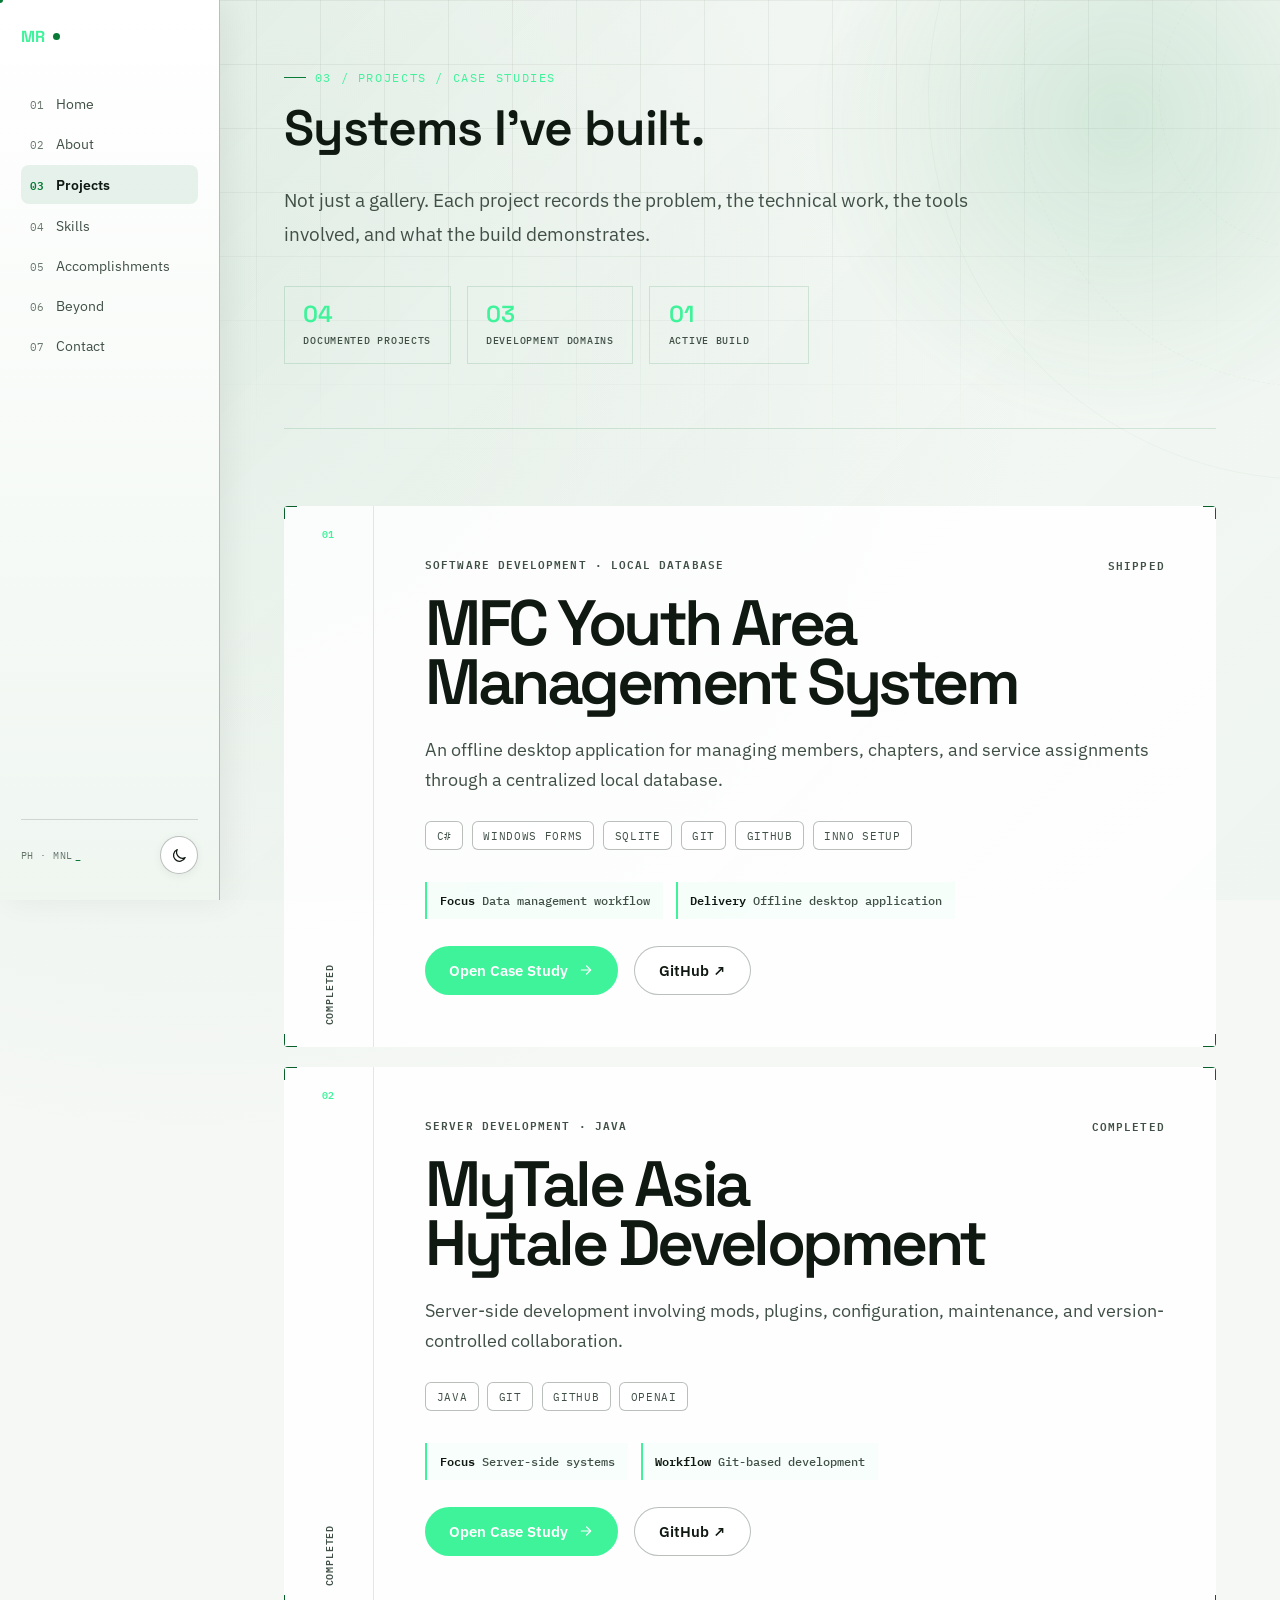
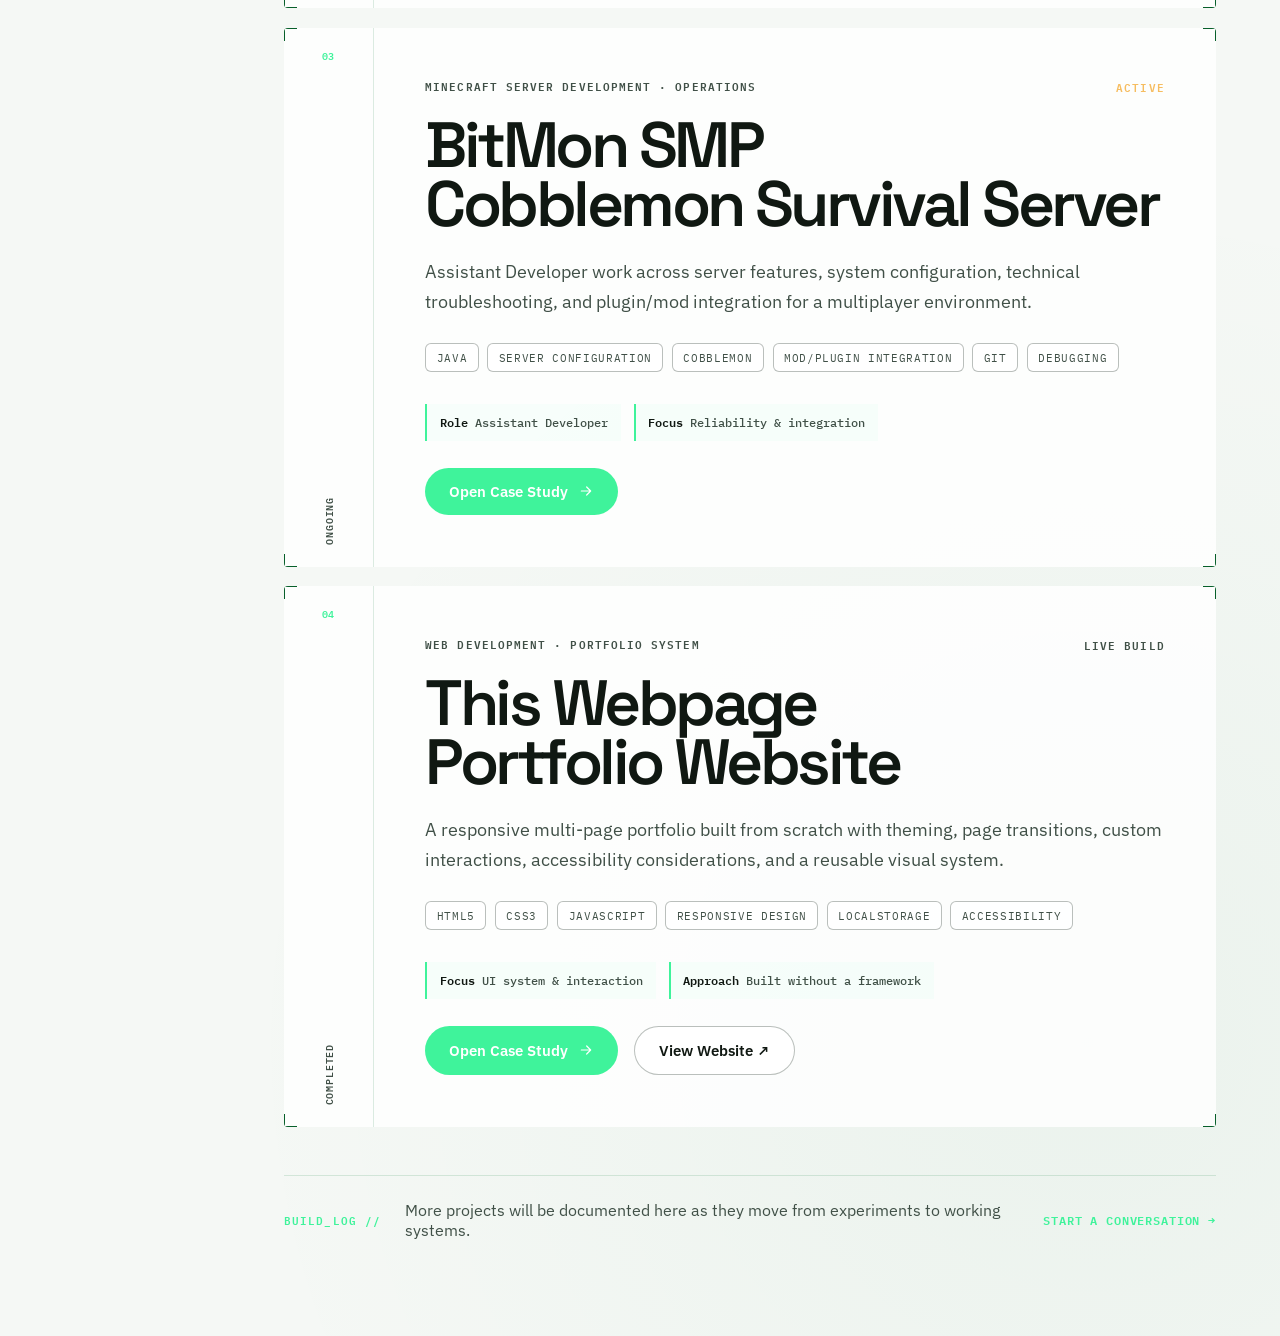
<file: projects.html>
<!DOCTYPE html>
<html data-theme="dark" lang="en">
<head>
  <meta charset="utf-8" />
  <meta content="width=device-width, initial-scale=1, viewport-fit=cover" name="viewport" />
  <title>Miguel Riovaldez — Project Case Studies</title>
  <meta name="description" content="Project case studies by Miguel Riovaldez covering desktop software, databases, Java server development, Minecraft server systems, and responsive web development." />
  <meta property="og:title" content="Miguel Riovaldez — Project Case Studies" />
  <meta property="og:description" content="A closer look at what I built, the technical work involved, and the systems and tools used." />
  <meta property="og:type" content="website" />
  <meta property="og:url" content="projects.html" />
  <meta name="twitter:card" content="summary" />
  <meta content="#3FF39B" media="(prefers-color-scheme: dark)" name="theme-color" />
  <meta content="#F3F4F7" media="(prefers-color-scheme: light)" name="theme-color" />
  <link href="projects.html" rel="canonical" />
  <link href="data:image/svg+xml,%3Csvg xmlns='http://www.w3.org/2000/svg' viewBox='0 0 100 100'%3E%3Crect width='100' height='100' rx='22' fill='%2306080A'/%3E%3Ctext x='50' y='64' font-family='Space Grotesk, sans-serif' font-weight='700' font-size='44' fill='%233FF39B' text-anchor='middle'%3EMR%3C/text%3E%3C/svg%3E" rel="icon" />
  <link href="https://fonts.googleapis.com" rel="preconnect" />
  <link crossorigin href="https://fonts.gstatic.com" rel="preconnect" />
  <link href="https://fonts.googleapis.com/css2?family=Space+Grotesk:wght@400;500;600;700&family=IBM+Plex+Sans:wght@400;500;600;700&family=IBM+Plex+Mono:wght@400;500;700&display=swap" rel="stylesheet" />
  <link href="css/style.css" rel="stylesheet" />
  <link href="css/v2.css" rel="stylesheet" />
</head>
<body class="portfolio-v2">
  <a class="skip-link" href="#main-content">Skip to main content</a>
  <div id="pageTransition"></div>
  <div class="cursor-dot" id="cursorDot"></div>
  <div class="cursor-outline" id="cursorOutline"><span id="cursorText"></span></div>
  <div aria-hidden="true" class="bg-glow"></div>
  <div aria-hidden="true" class="bg-grid"></div>
  <div aria-hidden="true" class="v2-orbit v2-orbit-a"></div>

  <button aria-expanded="false" aria-label="Open navigation" class="mobile-toggle" id="mobileToggle"><span></span><span></span><span></span></button>

  <nav aria-label="Primary" class="control-panel" id="controlPanel">
    <div class="brand"><a data-cursor-text="HOME" href="index.html"><span>MR</span></a><span aria-hidden="true" class="brand-dot"></span></div>
    <ul class="nav-list" id="navList">
      <li><a data-cursor-text="GO" data-page-link="home" href="index.html"><span class="n">01</span><span class="l">Home</span></a></li>
      <li><a data-cursor-text="GO" data-page-link="about" href="about.html"><span class="n">02</span><span class="l">About</span></a></li>
      <li><a data-cursor-text="GO" data-page-link="projects" href="projects.html"><span class="n">03</span><span class="l">Projects</span></a></li>
      <li><a data-cursor-text="GO" data-page-link="skills" href="skills.html"><span class="n">04</span><span class="l">Skills</span></a></li>
      <li><a data-cursor-text="GO" data-page-link="accomplishments" href="accomplishments.html"><span class="n">05</span><span class="l">Accomplishments</span></a></li>
      <li><a data-cursor-text="GO" data-page-link="beyond" href="beyond.html"><span class="n">06</span><span class="l">Beyond</span></a></li>
      <li><a data-cursor-text="GO" data-page-link="contact" href="contact.html"><span class="n">07</span><span class="l">Contact</span></a></li>
    </ul>
    <div class="nav-foot"><span class="loc">PH · MNL</span><button aria-label="Toggle light and dark theme" class="theme-toggle" id="themeToggle">◐</button></div>
  </nav>

  <main class="page-content" id="main-content" tabindex="-1">
    <section class="standalone-page v2-projects-page" data-page="projects">
      <div class="page-inner">
        <header class="page-head v2-projects-head page-reveal">
          <p class="eyebrow">03 / Projects / Case Studies</p>
          <h1>Systems I’ve built.</h1>
          <p class="v2-page-lede">Not just a gallery. Each project records the problem, the technical work, the tools involved, and what the build demonstrates.</p>
          <div class="v2-project-metrics" aria-label="Project summary">
            <div><strong>04</strong><span>documented projects</span></div>
            <div><strong>03</strong><span>development domains</span></div>
            <div><strong>01</strong><span>active build</span></div>
          </div>
        </header>

        <div class="v2-case-list">
          <article id="mfc-youth" class="v2-case console-panel page-reveal" data-v2-project="mfc-youth" tabindex="0" aria-label="Open MFC Youth Area Management System case study">
            <div class="v2-case-rail"><span>01</span><span>COMPLETED</span></div>
            <div class="v2-case-main">
              <div class="v2-case-top"><p class="v2-project-type">Software Development · Local Database</p><span class="v2-project-status"><span class="dot"></span> Shipped</span></div>
              <h2>MFC Youth Area<br />Management System</h2>
              <p class="v2-case-summary">An offline desktop application for managing members, chapters, and service assignments through a centralized local database.</p>
              <div class="pf-tags"><span class="tag">C#</span><span class="tag">Windows Forms</span><span class="tag">SQLite</span><span class="tag">Git</span><span class="tag">GitHub</span><span class="tag">Inno Setup</span></div>
              <div class="v2-case-proof"><span><b>Focus</b> Data management workflow</span><span><b>Delivery</b> Offline desktop application</span></div>
              <div class="pf-actions">
                <button class="btn btn-primary magnetic" data-v2-open="mfc-youth" type="button">Open Case Study <span class="arrow">→</span></button>
                <a class="btn btn-ghost magnetic" href="https://github.com/migzdndd/MFC-Youth-Area-Management-System" rel="noopener noreferrer" target="_blank">GitHub ↗</a>
              </div>
            </div>
          </article>

          <article id="mytale-asia" class="v2-case console-panel page-reveal" data-v2-project="mytale-asia" tabindex="0" aria-label="Open MyTale Asia Hytale Development case study">
            <div class="v2-case-rail"><span>02</span><span>COMPLETED</span></div>
            <div class="v2-case-main">
              <div class="v2-case-top"><p class="v2-project-type">Server Development · Java</p><span class="v2-project-status"><span class="dot"></span> Completed</span></div>
              <h2>MyTale Asia<br />Hytale Development</h2>
              <p class="v2-case-summary">Server-side development involving mods, plugins, configuration, maintenance, and version-controlled collaboration.</p>
              <div class="pf-tags"><span class="tag">Java</span><span class="tag">Git</span><span class="tag">GitHub</span><span class="tag">OpenAI</span></div>
              <div class="v2-case-proof"><span><b>Focus</b> Server-side systems</span><span><b>Workflow</b> Git-based development</span></div>
              <div class="pf-actions">
                <button class="btn btn-primary magnetic" data-v2-open="mytale-asia" type="button">Open Case Study <span class="arrow">→</span></button>
                <a class="btn btn-ghost magnetic" href="https://github.com/Xerain556/MyTale-Asia-Development" rel="noopener noreferrer" target="_blank">GitHub ↗</a>
              </div>
            </div>
          </article>

          <article id="bitmon-smp" class="v2-case console-panel page-reveal" data-v2-project="bitmon-smp" tabindex="0" aria-label="Open BitMon SMP case study">
            <div class="v2-case-rail"><span>03</span><span>ONGOING</span></div>
            <div class="v2-case-main">
              <div class="v2-case-top"><p class="v2-project-type">Minecraft Server Development · Operations</p><span class="v2-project-status ongoing"><span class="dot"></span> Active</span></div>
              <h2>BitMon SMP<br />Cobblemon Survival Server</h2>
              <p class="v2-case-summary">Assistant Developer work across server features, system configuration, technical troubleshooting, and plugin/mod integration for a multiplayer environment.</p>
              <div class="pf-tags"><span class="tag">Java</span><span class="tag">Server Configuration</span><span class="tag">Cobblemon</span><span class="tag">Mod/Plugin Integration</span><span class="tag">Git</span><span class="tag">Debugging</span></div>
              <div class="v2-case-proof"><span><b>Role</b> Assistant Developer</span><span><b>Focus</b> Reliability &amp; integration</span></div>
              <div class="pf-actions"><button class="btn btn-primary magnetic" data-v2-open="bitmon-smp" type="button">Open Case Study <span class="arrow">→</span></button></div>
            </div>
          </article>

          <article id="this-webpage" class="v2-case console-panel page-reveal" data-v2-project="this-webpage" tabindex="0" aria-label="Open Portfolio Website case study">
            <div class="v2-case-rail"><span>04</span><span>COMPLETED</span></div>
            <div class="v2-case-main">
              <div class="v2-case-top"><p class="v2-project-type">Web Development · Portfolio System</p><span class="v2-project-status"><span class="dot"></span> Live build</span></div>
              <h2>This Webpage<br />Portfolio Website</h2>
              <p class="v2-case-summary">A responsive multi-page portfolio built from scratch with theming, page transitions, custom interactions, accessibility considerations, and a reusable visual system.</p>
              <div class="pf-tags"><span class="tag">HTML5</span><span class="tag">CSS3</span><span class="tag">JavaScript</span><span class="tag">Responsive Design</span><span class="tag">LocalStorage</span><span class="tag">Accessibility</span></div>
              <div class="v2-case-proof"><span><b>Focus</b> UI system &amp; interaction</span><span><b>Approach</b> Built without a framework</span></div>
              <div class="pf-actions">
                <button class="btn btn-primary magnetic" data-v2-open="this-webpage" type="button">Open Case Study <span class="arrow">→</span></button>
                <a class="btn btn-ghost magnetic" href="index.html">View Website ↗</a>
              </div>
            </div>
          </article>
        </div>

        <div class="v2-project-end page-reveal">
          <span>BUILD_LOG //</span>
          <p>More projects will be documented here as they move from experiments to working systems.</p>
          <a href="contact.html">Start a conversation <span aria-hidden="true">→</span></a>
        </div>
      </div>
    </section>
  </main>

  <div class="modal-overlay v2-modal" aria-hidden="true" role="dialog" aria-modal="true" aria-labelledby="projectModalTitle">
    <div class="modal-panel console-panel" role="document">
      <button class="modal-close" type="button" aria-label="Close project case study">×</button>
      <div class="v2-modal-topline"><span>PROJECT_CASE_STUDY</span><span id="v2ModalIndex">01 / 04</span></div>
      <h2 id="projectModalTitle"></h2>
      <div id="projectModalBody"></div>
    </div>
  </div>

  <script src="js/script.js"></script>
  <script src="js/v2.js"></script>
</body>
</html>
</file>
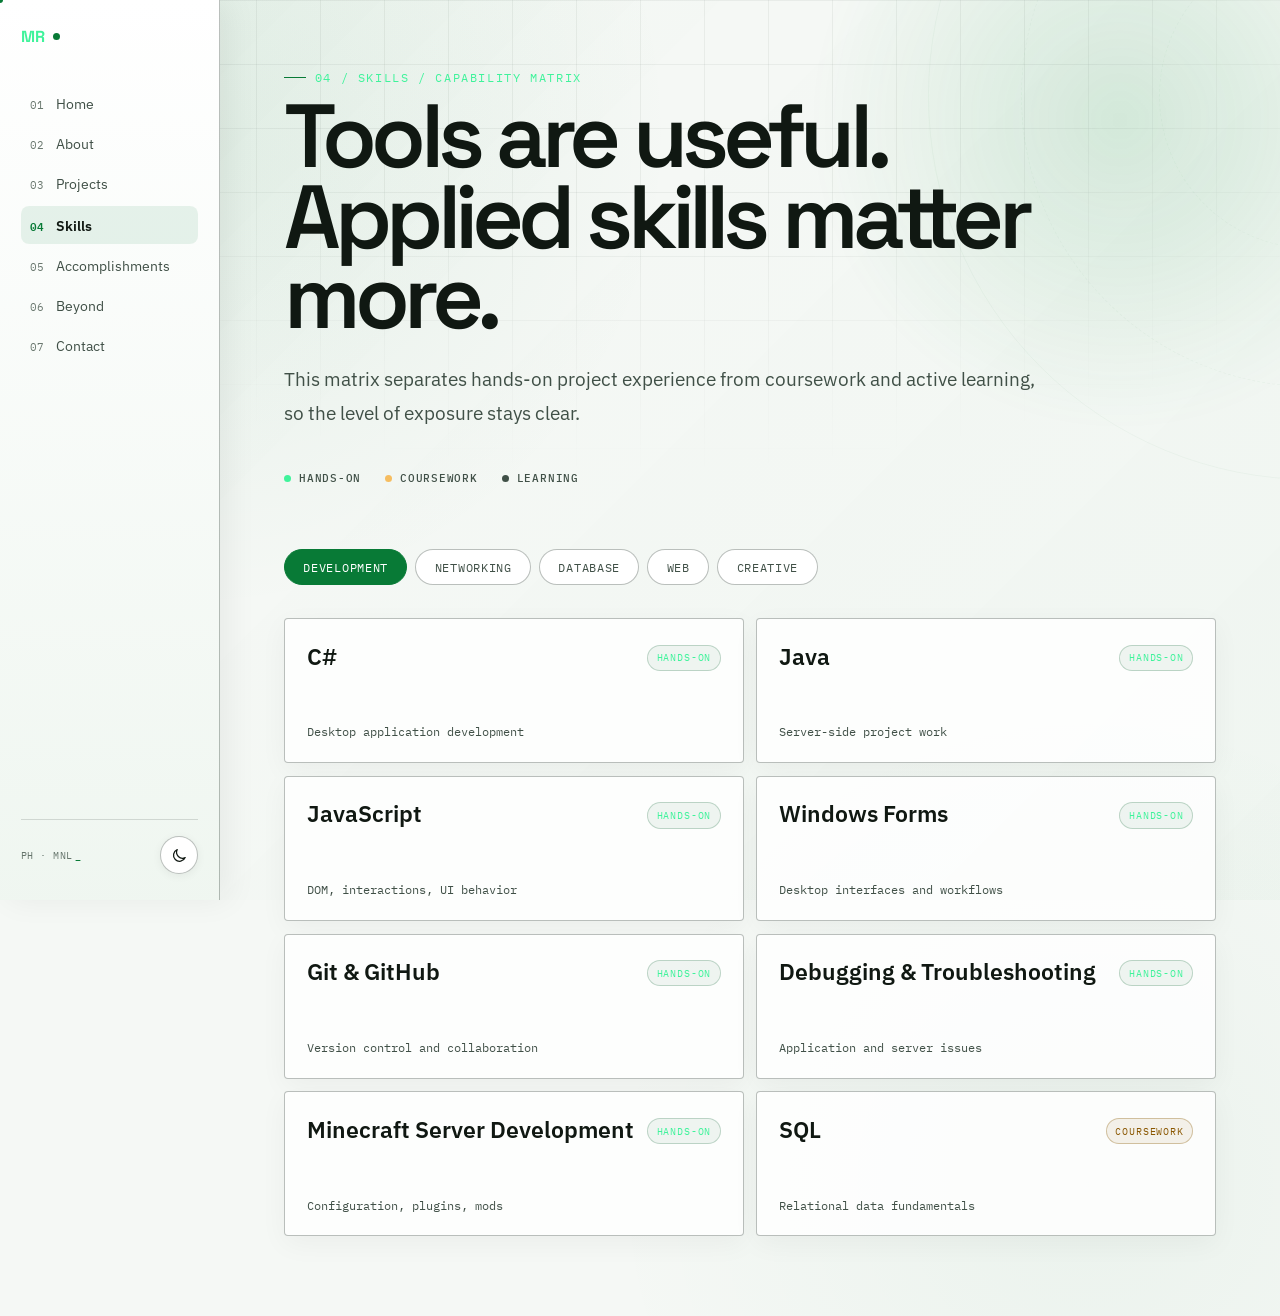
<file: skills.html>
<!DOCTYPE html>
<html data-theme="dark" lang="en">
<head>
  <meta charset="utf-8" />
  <meta content="width=device-width, initial-scale=1, viewport-fit=cover" name="viewport" />
  <title>Miguel Riovaldez — Skills</title>
  <meta name="description" content="Capability matrix for Miguel Riovaldez across development, networking, databases, web technologies, and creative work." />
  <meta property="og:title" content="Miguel Riovaldez — Skills" />
  <meta property="og:description" content="Capability matrix for Miguel Riovaldez across development, networking, databases, web technologies, and creative work." />
  <meta property="og:type" content="website" />
  <meta property="og:url" content="skills.html" />
  <meta name="twitter:card" content="summary" />
  <meta content="#3FF39B" media="(prefers-color-scheme: dark)" name="theme-color" />
  <meta content="#F3F4F7" media="(prefers-color-scheme: light)" name="theme-color" />
  <link href="skills.html" rel="canonical" />
  <link href="data:image/svg+xml,%3Csvg xmlns='http://www.w3.org/2000/svg' viewBox='0 0 100 100'%3E%3Crect width='100' height='100' rx='22' fill='%2306080A'/%3E%3Ctext x='50' y='64' font-family='Space Grotesk, sans-serif' font-weight='700' font-size='44' fill='%233FF39B' text-anchor='middle'%3EMR%3C/text%3E%3C/svg%3E" rel="icon" />
  <link href="https://fonts.googleapis.com" rel="preconnect" />
  <link crossorigin href="https://fonts.gstatic.com" rel="preconnect" />
  <link href="https://fonts.googleapis.com/css2?family=Space+Grotesk:wght@400;500;600;700&family=IBM+Plex+Sans:wght@400;500;600;700&family=IBM+Plex+Mono:wght@400;500;700&display=swap" rel="stylesheet" />
  <link href="css/style.css" rel="stylesheet" />
  <link href="css/v2.css" rel="stylesheet" />
  
</head>
<body class="portfolio-v2">
  <a class="skip-link" href="#main-content">Skip to main content</a>
  <div id="pageTransition"></div>
  <div class="cursor-dot" id="cursorDot"></div>
  <div class="cursor-outline" id="cursorOutline"><span id="cursorText"></span></div>
  <div aria-hidden="true" class="bg-glow"></div>
  <div aria-hidden="true" class="bg-grid"></div>
  <div aria-hidden="true" class="v2-orbit v2-orbit-a"></div>
  <button aria-expanded="false" aria-label="Open navigation" class="mobile-toggle" id="mobileToggle"><span></span><span></span><span></span></button>
  <nav aria-label="Primary" class="control-panel" id="controlPanel">
    <div class="brand"><a data-cursor-text="HOME" href="index.html"><span>MR</span></a><span aria-hidden="true" class="brand-dot"></span></div>
    <ul class="nav-list" id="navList"><li><a data-cursor-text="GO" data-page-link="home" href="index.html"><span class="n">01</span><span class="l">Home</span></a></li><li><a data-cursor-text="GO" data-page-link="about" href="about.html"><span class="n">02</span><span class="l">About</span></a></li><li><a data-cursor-text="GO" data-page-link="projects" href="projects.html"><span class="n">03</span><span class="l">Projects</span></a></li><li><a data-cursor-text="GO" data-page-link="skills" href="skills.html"><span class="n">04</span><span class="l">Skills</span></a></li><li><a data-cursor-text="GO" data-page-link="accomplishments" href="accomplishments.html"><span class="n">05</span><span class="l">Accomplishments</span></a></li><li><a data-cursor-text="GO" data-page-link="beyond" href="beyond.html"><span class="n">06</span><span class="l">Beyond</span></a></li><li><a data-cursor-text="GO" data-page-link="contact" href="contact.html"><span class="n">07</span><span class="l">Contact</span></a></li></ul>
    <div class="nav-foot"><span class="loc">PH · MNL</span><button aria-label="Toggle light and dark theme" class="theme-toggle" id="themeToggle">◐</button></div>
  </nav>
  <main class="page-content" id="main-content" tabindex="-1">
  <section class="standalone-page v2-skills-page" data-page="skills"><div class="page-inner">
    <header class="page-head v2-editorial-head page-reveal">
      <p class="eyebrow">04 / Skills / Capability Matrix</p>
      <h1>Tools are useful.<br />Applied skills matter more.</h1>
      <p class="v2-page-lede">This matrix separates hands-on project experience from coursework and active learning, so the level of exposure stays clear.</p>
    </header>

    <div class="v2-skill-legend page-reveal"><span><i class="v2-dot hands"></i> Hands-on</span><span><i class="v2-dot course"></i> Coursework</span><span><i class="v2-dot learn"></i> Learning</span></div>

    <div aria-label="Skill categories" class="skills-tabs v2-skill-tabs page-reveal" id="skillsTabs" role="tablist">
      <button aria-controls="panel-development" aria-selected="true" class="skill-tab active" data-skill="development" role="tab">Development</button>
      <button aria-controls="panel-networking" aria-selected="false" class="skill-tab" data-skill="networking" role="tab">Networking</button>
      <button aria-controls="panel-database" aria-selected="false" class="skill-tab" data-skill="database" role="tab">Database</button>
      <button aria-controls="panel-web" aria-selected="false" class="skill-tab" data-skill="web" role="tab">Web</button>
      <button aria-controls="panel-creative" aria-selected="false" class="skill-tab" data-skill="creative" role="tab">Creative</button>
    </div>

    <div aria-live="polite" id="skillsPanels" class="v2-skill-panels page-reveal">
      <div aria-hidden="false" class="skill-panel active" id="panel-development" role="tabpanel">
        <div class="skill-card console-panel"><div class="name">C#</div><span class="lvl">Hands-on</span><small>Desktop application development</small></div>
        <div class="skill-card console-panel"><div class="name">Java</div><span class="lvl">Hands-on</span><small>Server-side project work</small></div>
        <div class="skill-card console-panel"><div class="name">JavaScript</div><span class="lvl">Hands-on</span><small>DOM, interactions, UI behavior</small></div>
        <div class="skill-card console-panel"><div class="name">Windows Forms</div><span class="lvl">Hands-on</span><small>Desktop interfaces and workflows</small></div>
        <div class="skill-card console-panel"><div class="name">Git &amp; GitHub</div><span class="lvl">Hands-on</span><small>Version control and collaboration</small></div>
        <div class="skill-card console-panel"><div class="name">Debugging &amp; Troubleshooting</div><span class="lvl">Hands-on</span><small>Application and server issues</small></div>
        <div class="skill-card console-panel"><div class="name">Minecraft Server Development</div><span class="lvl">Hands-on</span><small>Configuration, plugins, mods</small></div>
        <div class="skill-card console-panel"><div class="name">SQL</div><span class="lvl lvl-alt">Coursework</span><small>Relational data fundamentals</small></div>
      </div>
      <div aria-hidden="true" class="skill-panel" id="panel-networking" role="tabpanel">
        <div class="skill-card console-panel"><div class="name">Data Communication Fundamentals</div><span class="lvl lvl-alt">Coursework</span><small>Core networking concepts</small></div>
        <div class="skill-card console-panel"><div class="name">IPv4 &amp; IPv6 Addressing</div><span class="lvl lvl-alt">Coursework</span><small>Addressing fundamentals</small></div>
        <div class="skill-card console-panel"><div class="name">Subnetting</div><span class="lvl lvl-alt">Coursework</span><small>Network addressing exercises</small></div>
        <div class="skill-card console-panel"><div class="name">Cisco Packet Tracer</div><span class="lvl lvl-alt">Coursework</span><small>Network simulation practice</small></div>
      </div>
      <div aria-hidden="true" class="skill-panel" id="panel-database" role="tabpanel">
        <div class="skill-card console-panel"><div class="name">SQL &amp; Relational Design</div><span class="lvl lvl-alt">Coursework</span><small>Schema and query fundamentals</small></div>
        <div class="skill-card console-panel"><div class="name">SQLite</div><span class="lvl">Hands-on</span><small>Local application database</small></div>
        <div class="skill-card console-panel"><div class="name">MySQL</div><span class="lvl">Hands-on</span><small>Database exercises and use</small></div>
        <div class="skill-card console-panel"><div class="name">Information Management</div><span class="lvl lvl-alt">Coursework</span><small>Data organization concepts</small></div>
      </div>
      <div aria-hidden="true" class="skill-panel" id="panel-web" role="tabpanel">
        <div class="skill-card console-panel"><div class="name">HTML5</div><span class="lvl">Hands-on</span><small>Semantic page structure</small></div>
        <div class="skill-card console-panel"><div class="name">CSS3 &amp; Responsive Design</div><span class="lvl">Hands-on</span><small>Layouts, components, themes</small></div>
        <div class="skill-card console-panel"><div class="name">JavaScript — DOM &amp; Interactivity</div><span class="lvl">Hands-on</span><small>UI state and interactions</small></div>
        <div class="skill-card console-panel"><div class="name">Accessibility Foundations</div><span class="lvl">Hands-on</span><small>Focus, ARIA, reduced motion</small></div>
      </div>
      <div aria-hidden="true" class="skill-panel" id="panel-creative" role="tabpanel">
        <div class="skill-card console-panel"><div class="name">Graphic Design</div><span class="lvl lvl-alt">Learning</span><small>Visual exploration</small></div>
        <div class="skill-card console-panel"><div class="name">Content Creation</div><span class="lvl lvl-alt">Learning</span><small>Creative media practice</small></div>
        <div class="skill-card console-panel"><div class="name">Visual Layout &amp; Composition</div><span class="lvl lvl-alt">Learning</span><small>Hierarchy and composition</small></div>
      </div>
    </div>
  </div></section>
</main>
  <script src="js/script.js"></script>
  <script src="js/v2.js"></script>
</body>
</html>
</file>
<file: css/style.css>
/* =========================================================
   MIGUEL RIOVALDEZ PORTFOLIO
   SHARED MULTI-PAGE STYLESHEET
   ========================================================= */


/* =========================================================
   TOKENS
   ========================================================= */

:root {

  --bg: #06080A;
  --bg-elev: #0A0F0B;

  --surface: #0B120D;
  --surface-2: #101710;

  --border: rgba(190, 255, 215, .09);
  --border-strong: rgba(190, 255, 215, .20);

  --text: #EAF3EC;
  --text-muted: #93A79C;
  --text-dim: #57685D;

  --accent: #3FF39B;
  --accent-rgb: 63, 243, 155;

  --accent-2: #0E8F3C;
  --accent-2-rgb: 14, 143, 60;

  --amber: #FFB238;
  --amber-rgb: 255, 178, 56;

  --danger: #E8607A;

  --font-display: 'Space Grotesk', sans-serif;
  --font-body: 'IBM Plex Sans', sans-serif;
  --font-mono: 'IBM Plex Mono', monospace;

  --dur: 620ms;
  --dur-fast: 280ms;

  --ease: cubic-bezier(.16, .84, .44, 1);

  --nav-w: 220px;
  --nav-h: 76px;

  --radius: 14px;
  --radius-sm: 8px;
  --radius-console: 4px;

}


/* =========================================================
   LIGHT THEME
   ========================================================= */

[data-theme="light"] {

  --bg: #F5F8F5;
  --bg-elev: #FFFFFF;

  --surface: #FFFFFF;
  --surface-2: #E8EFE9;

  --border: rgba(10, 25, 16, .14);
  --border-strong: rgba(10, 25, 16, .28);

  --text: #101812;
  --text-muted: #405047;
  --text-dim: #65746B;

  --accent: #087A36;
  --accent-rgb: 8, 122, 54;

  --accent-2: #075F2A;
  --accent-2-rgb: 7, 95, 42;

  --amber: #8A5700;
  --amber-rgb: 138, 87, 0;

  --danger: #A93D56;

}


/* =========================================================
   RESET
   ========================================================= */

*,
*::before,
*::after {

  box-sizing: border-box;

}


html {

  -webkit-text-size-adjust: 100%;
  text-size-adjust: 100%;

  scroll-behavior: smooth;

}


body {

  margin: 0;

  min-height: 100dvh;

  overflow-x: hidden;

  background:
    radial-gradient(circle at 15% 10%,
      rgba(14, 143, 60, .08),
      transparent 30%),
    radial-gradient(circle at 85% 90%,
      rgba(14, 143, 60, .05),
      transparent 30%),
    var(--bg);

  color: var(--text);

  font-family: var(--font-body);

  -webkit-font-smoothing: antialiased;

  transition:
    background var(--dur-fast) var(--ease),
    color var(--dur-fast) var(--ease);

}


h1,
h2,
h3,
h4 {

  margin: 0;

  font-family: var(--font-display);

  font-weight: 600;

  letter-spacing: -.02em;

}


p {

  margin: 0;

}


a {

  color: inherit;

  text-decoration: none;

}


ul {

  list-style: none;

  margin: 0;

  padding: 0;

}


button {

  font-family: inherit;

  background: none;

  border: none;

  color: inherit;

  cursor: pointer;

}


img {

  max-width: 100%;

  display: block;

}


::selection {

  background:
    rgba(var(--accent-rgb), .35);

}


:focus-visible {

  outline: 2px solid var(--accent);

  outline-offset: 3px;

  border-radius: 4px;

}


/* =========================================================
   ACCESSIBILITY
   ========================================================= */

.skip-link {

  position: fixed;

  top: -60px;

  left: 1rem;

  z-index: 100000;

  padding: .75rem 1.25rem;

  background: var(--accent);

  color: #050608;

  font-family: var(--font-body);

  font-weight: 700;

  font-size: .88rem;

  border-radius: var(--radius-sm);

  transition:
    top var(--dur-fast) var(--ease);

}


.skip-link:focus {

  top: 1rem;

}


.sr-only {

  position: absolute;

  width: 1px;

  height: 1px;

  padding: 0;

  margin: -1px;

  overflow: hidden;

  clip: rect(0, 0, 0, 0);

  white-space: nowrap;

  border: 0;

}


/* =========================================================
   TYPOGRAPHY
   ========================================================= */

.eyebrow {

  display: flex;

  align-items: center;

  gap: .55rem;

  font-family: var(--font-mono);

  font-size: .72rem;

  letter-spacing: .14em;

  text-transform: uppercase;

  color: var(--accent);

}


.eyebrow::before {

  content: '';

  width: 22px;

  height: 1px;

  background: var(--accent);

  display: inline-block;

}


.tag {

  padding: .4rem .65rem;

  border:
    1px solid var(--border-strong);

  border-radius: 6px;

  font-family: var(--font-mono);

  font-size: .68rem;

  letter-spacing: .06em;

  text-transform: uppercase;

  color: var(--text-muted);

  transition:
    border-color var(--dur-fast) var(--ease),
    color var(--dur-fast) var(--ease),
    transform var(--dur-fast) var(--ease);

}


.tag:hover {

  border-color: var(--accent);

  color: var(--accent);

  transform: translateY(-2px);

}


.divider {

  width: 100%;

  height: 1px;

  background: var(--border);

}


/* =========================================================
   BUTTONS
   ========================================================= */

.btn {

  position: relative;

  display: inline-flex;

  align-items: center;

  gap: .6rem;

  padding: .9rem 1.5rem;

  border-radius: 999px;

  font-family: var(--font-body);

  font-weight: 600;

  font-size: .92rem;

  white-space: nowrap;

  transition:
    transform var(--dur-fast) var(--ease),
    background var(--dur-fast) var(--ease),
    border-color var(--dur-fast) var(--ease),
    color var(--dur-fast) var(--ease);

}


.btn-primary {

  background: var(--accent);

  color: #050608;

}


.btn-primary:hover {

  background: #6BFFC0;

}


[data-theme="light"] .btn-primary {

  color: #FFFFFF;

}


.btn-ghost {

  border:
    1px solid var(--border-strong);

  color: var(--text);

}


.btn-ghost:hover {

  border-color: var(--accent);

  color: var(--accent);

}


.btn .arrow {

  transition:
    transform var(--dur-fast) var(--ease);

}


.btn:hover .arrow {

  transform:
    translateX(4px);

}


/* =========================================================
   UNIVERSAL SYSTEM LOADER
   ========================================================= */

#loader {

  position: fixed;

  inset: 0;

  z-index: 99998;

  display: flex;

  align-items: center;

  justify-content: center;

  width: 100%;

  min-height: 100dvh;

  padding: 2rem;

  overflow: hidden;

  isolation: isolate;

  background:
    radial-gradient(circle at 50% 44%,
      rgba(var(--accent-rgb), .105),
      transparent 30%),
    radial-gradient(circle at 50% 110%,
      rgba(var(--accent-2-rgb), .08),
      transparent 42%),
    var(--bg);

  opacity: 1;

  visibility: visible;

  pointer-events: auto;

  transition:
    opacity 680ms var(--ease),
    visibility 680ms var(--ease);

}


#loader::before {

  content: '';

  position: absolute;

  inset: 0;

  z-index: -2;

  pointer-events: none;

  background-image:

    linear-gradient(rgba(var(--accent-rgb), .035) 1px,
      transparent 1px),

    linear-gradient(90deg,
      rgba(var(--accent-rgb), .035) 1px,
      transparent 1px);

  background-size: 52px 52px;

  -webkit-mask-image:
    radial-gradient(ellipse 75% 65% at 50% 50%,
      black 20%,
      transparent 85%);

  mask-image:
    radial-gradient(ellipse 75% 65% at 50% 50%,
      black 20%,
      transparent 85%);

}


#loader::after {

  content: '';

  position: absolute;

  inset: 0;

  z-index: -1;

  pointer-events: none;

  background:
    repeating-linear-gradient(to bottom,
      transparent 0,
      transparent 5px,
      rgba(255, 255, 255, .018) 6px);

  opacity: .5;

}


#loader.hide {

  opacity: 0;

  visibility: hidden;

  pointer-events: none;

}


/* =========================================================
   LOADER CORE
   ========================================================= */

.loader-core {

  position: relative;

  width:
    min(560px, 92vw);

  display: flex;

  flex-direction: column;

  align-items: stretch;

  gap: 1.15rem;

  padding:
    clamp(1.5rem, 4vw, 2.4rem);

  border:
    1px solid rgba(var(--accent-2-rgb), .22);

  background:
    linear-gradient(145deg,
      rgba(var(--accent-2-rgb), .045),
      rgba(0, 0, 0, .22));

  box-shadow:
    0 0 0 1px rgba(var(--accent-rgb), .025),
    0 24px 80px rgba(0, 0, 0, .42),
    0 0 90px rgba(var(--accent-2-rgb), .09);

  animation:
    loaderCoreIn 760ms var(--ease) both;

}


.loader-core::before,
.loader-core::after {

  content: '';

  position: absolute;

  width: 22px;

  height: 22px;

  pointer-events: none;

}


.loader-core::before {

  top: -1px;

  left: -1px;

  border-top:
    2px solid var(--accent);

  border-left:
    2px solid var(--accent);

}


.loader-core::after {

  right: -1px;

  bottom: -1px;

  border-right:
    2px solid var(--accent);

  border-bottom:
    2px solid var(--accent);

}


@keyframes loaderCoreIn {

  from {

    opacity: 0;

    transform:
      perspective(900px) rotateX(4deg) translateY(16px) scale(.985);

    filter: blur(4px);

  }

  to {

    opacity: 1;

    transform:
      perspective(900px) rotateX(0) translateY(0) scale(1);

    filter: blur(0);

  }

}


/* =========================================================
   LOADER HUD
   ========================================================= */

.loader-hud-line {

  display: flex;

  justify-content: space-between;

  align-items: center;

  gap: 1rem;

  padding-bottom: .7rem;

  border-bottom:
    1px solid rgba(var(--accent-2-rgb), .18);

  font-family: var(--font-mono);

  font-size: .56rem;

  letter-spacing: .12em;

  color: var(--text-dim);

  text-transform: uppercase;

}


.loader-hud-line span:last-child {

  color: var(--accent-2);

}


/* =========================================================
   LOADER NAME
   ========================================================= */

.loader-name {

  font-family: var(--font-display);

  font-size:
    clamp(1.05rem, 3vw, 1.4rem);

  font-weight: 600;

  letter-spacing: .02em;

  color: var(--text);

  text-shadow:
    0 0 28px rgba(var(--accent-rgb), .22);

}


.loader-name::after {

  content: '_';

  margin-left: .12em;

  color: var(--accent);

  animation:
    loaderCursor 820ms step-end infinite;

}


@keyframes loaderCursor {

  0%,
  48% {

    opacity: 1;

  }

  49%,
  100% {

    opacity: 0;

  }

}


/* =========================================================
   BOOT LINES
   ========================================================= */

.loader-boot {

  position: relative;

  display: flex;

  flex-direction: column;

  align-items: stretch;

  gap: .42rem;

  min-height: 4.6em;

  padding: .85rem 1rem;

  border:
    1px solid var(--border);

  background:
    rgba(0, 0, 0, .14);

}


.loader-boot::before {

  content: '';

  position: absolute;

  left: 0;

  top: 0;

  bottom: 0;

  width: 2px;

  background:
    linear-gradient(transparent,
      var(--accent),
      transparent);

  opacity: .65;

}


.loader-boot-line {

  display: flex;

  align-items: center;

  gap: .6rem;

  font-family: var(--font-mono);

  font-size: .7rem;

  letter-spacing: .035em;

  color: var(--text-dim);

  opacity: 0;

  transform:
    translateY(5px);

  animation:
    bootLineIn 320ms var(--ease) forwards;

  animation-delay:
    calc(var(--i, 0) * 190ms + 120ms);

}


.loader-boot-line::before {

  content: '>';

  color: var(--accent-2);

}


.loader-boot-ready {

  color: var(--accent);

}


.loader-boot-ready::before {

  content: '✓';

  color: var(--accent);

}


@keyframes bootLineIn {

  to {

    opacity: 1;

    transform:
      translateY(0);

  }

}


/* =========================================================
   LOADER PROGRESS
   ========================================================= */

.loader-progress {

  display: flex;

  flex-direction: column;

  gap: .55rem;

}


.loader-progress-meta {

  position: relative;

  display: flex;

  align-items: center;

  justify-content: space-between;

  font-family: var(--font-mono);

  font-size: .6rem;

  letter-spacing: .09em;

  text-transform: uppercase;

  color: var(--text-dim);

}


.loader-progress-meta .value {

  color: var(--accent);

}


.loader-progress-meta::after {

  content: '';

  position: absolute;

  left: 0;

  right: 0;

  bottom: -.42rem;

  height: 1px;

  background:
    linear-gradient(90deg,
      var(--accent),
      transparent 55%);

  opacity: .18;

}


.loader-bar {

  position: relative;

  width: 100%;

  height: 4px;

  padding: 1px;

  overflow: hidden;

  border:
    1px solid rgba(var(--accent-2-rgb), .28);

  background:
    rgba(var(--accent-2-rgb), .07);

  border-radius: 2px;

}


.loader-bar::before {

  content: '';

  position: absolute;

  inset: 0;

  background:
    repeating-linear-gradient(90deg,
      transparent 0,
      transparent 12px,
      rgba(255, 255, 255, .08) 13px,
      transparent 14px);

  animation:
    loaderTicks 900ms linear infinite;

  pointer-events: none;

}


.loader-bar-fill {

  position: relative;

  height: 100%;

  width: 0%;

  background:
    linear-gradient(90deg,
      var(--accent-2),
      var(--accent),
      #6BFFC0);

  box-shadow:
    0 0 16px rgba(var(--accent-rgb), .55);

  transform-origin:
    left center;

}


.loader-bar-fill::after {

  content: '';

  position: absolute;

  top: -5px;

  right: 0;

  width: 34px;

  height: 12px;

  background: var(--accent);

  filter: blur(7px);

  opacity: .7;

}


@keyframes loaderTicks {

  from {

    transform:
      translateX(0);

  }

  to {

    transform:
      translateX(14px);

  }

}


/* =========================================================
   LOADER STATUS
   ========================================================= */

.loader-status {

  display: flex;

  align-items: center;

  gap: .55rem;

  font-family: var(--font-mono);

  font-size: .6rem;

  letter-spacing: .08em;

  color: var(--text-dim);

  text-transform: uppercase;

}


.loader-status .dot {

  width: 5px;

  height: 5px;

  flex:
    0 0 5px;

  border-radius: 50%;

  background: var(--accent);

  box-shadow:
    0 0 12px rgba(var(--accent-rgb), .75);

  animation:
    pulse 1s ease-in-out infinite;

}


/* =========================================================
   ICON SYSTEM
   ========================================================= */

.icon {

  width: 1em;

  height: 1em;

  display: inline-block;

  flex:
    0 0 auto;

  vertical-align: -.14em;

}


.theme-toggle .icon {

  width: 1.05rem;

  height: 1.05rem;

  vertical-align: 0;

}


.btn .icon,
.contact-row .arrow .icon {

  width: 1rem;

  height: 1rem;

}


.acc-head .plus .icon {

  width: 1rem;

  height: 1rem;

}


/* =========================================================
   CUSTOM CURSOR
   ========================================================= */

.cursor-dot,
.cursor-outline {

  position: fixed;

  top: 0;

  left: 0;

  pointer-events: none;

  z-index: 998;

  border-radius: 50%;

  transform:
    translate(-50%, -50%);

  will-change:
    transform;

}


.cursor-dot {

  width: 6px;

  height: 6px;

  background: var(--accent);

}


.cursor-outline {

  width: 34px;

  height: 34px;

  border:
    1px solid var(--border-strong);

  display: flex;

  align-items: center;

  justify-content: center;

  font-family: var(--font-mono);

  font-size: .55rem;

  letter-spacing: .08em;

  color: var(--accent);

  transition:
    width var(--dur-fast) var(--ease),
    height var(--dur-fast) var(--ease),
    border-color var(--dur-fast) var(--ease),
    background var(--dur-fast) var(--ease);

}


.cursor-outline.hover {

  width: 64px;

  height: 64px;

  background:
    rgba(var(--accent-rgb), .1);

  border-color:
    var(--accent);

}


.cursor-outline span {

  opacity: 0;

  transition:
    opacity var(--dur-fast) var(--ease);

}


.cursor-outline.hover span {

  opacity: 1;

}


body.touch .cursor-dot,
body.touch .cursor-outline {

  display: none;

}


body.touch {

  cursor: auto;

}


body.cursor-enabled:not(.touch) * {

  cursor: none;

}


/* =========================================================
   BACKGROUND
   ========================================================= */

.bg-grid {

  position: fixed;

  inset: 0;

  z-index: 0;

  pointer-events: none;

  background-image:

    linear-gradient(var(--border) 1px,
      transparent 1px),

    linear-gradient(90deg,
      var(--border) 1px,
      transparent 1px);

  background-size:
    64px 64px;

  -webkit-mask-image:
    radial-gradient(ellipse 80% 60% at 50% 0%,
      black 40%,
      transparent 90%);

  mask-image:
    radial-gradient(ellipse 80% 60% at 50% 0%,
      black 40%,
      transparent 90%);

  opacity: .5;

}


.bg-glow {

  position: fixed;

  z-index: 0;

  pointer-events: none;

  width: 640px;

  height: 640px;

  border-radius: 50%;

  background:
    radial-gradient(circle,
      rgba(var(--accent-rgb), .14),
      transparent 70%);

  top: -200px;

  right: -160px;

  filter: blur(10px);

}


/* =========================================================
   MOBILE TOGGLE
   ========================================================= */

.mobile-toggle {

  position: fixed;

  top: 16px;

  right: 16px;

  z-index: 60;

  width: 46px;

  height: 46px;

  border-radius: 50%;

  background: var(--surface);

  border:
    1px solid var(--border-strong);

  display: none;

  align-items: center;

  justify-content: center;

  gap: 4px;

  flex-direction: column;

}


.mobile-toggle span {

  width: 18px;

  height: 2px;

  background: var(--text);

  transition:
    transform var(--dur-fast) var(--ease),
    opacity var(--dur-fast) var(--ease);

}


.mobile-toggle.open span:nth-child(1) {

  transform:
    translateY(6px) rotate(45deg);

}


.mobile-toggle.open span:nth-child(2) {

  opacity: 0;

}


.mobile-toggle.open span:nth-child(3) {

  transform:
    translateY(-6px) rotate(-45deg);

}


/* =========================================================
   NAVIGATION
   ========================================================= */

.control-panel {

  position: fixed;

  top: 0;

  left: 0;

  bottom: 0;

  width: var(--nav-w);

  z-index: 50;

  border-right:
    1px solid var(--border);

  background:
    linear-gradient(180deg,
      rgba(6, 8, 10, .97),
      rgba(3, 12, 7, .96));

  backdrop-filter:
    blur(14px);

  -webkit-backdrop-filter:
    blur(14px);

  display: flex;

  flex-direction: column;

  padding:
    1.6rem 1.3rem;

}


[data-theme="light"] .control-panel {

  background:
    linear-gradient(180deg,
      rgba(255, 255, 255, .98),
      rgba(239, 246, 240, .98)) !important;

  border-color:
    var(--border-strong) !important;

  box-shadow:
    8px 0 30px rgba(16, 24, 18, .06);

}


.brand {

  display: flex;

  align-items: center;

  gap: .5rem;

  margin-bottom: 2.4rem;

  font-family: var(--font-display);

  font-weight: 700;

  letter-spacing: .02em;

}


.brand a {

  display: flex;

  align-items: center;

}


.brand-dot {

  width: 7px;

  height: 7px;

  border-radius: 50%;

  background: var(--accent);

  animation:
    pulse 2.2s ease-in-out infinite;

}


@keyframes pulse {

  0%,
  100% {

    opacity: 1;

    transform:
      scale(1);

  }

  50% {

    opacity: .4;

    transform:
      scale(.7);

  }

}


.nav-list {

  display: flex;

  flex-direction: column;

  gap: .15rem;

  flex: 1;

}


.nav-list a {

  position: relative;

  display: flex;

  align-items: baseline;

  gap: .7rem;

  padding: .62rem .6rem;

  border-radius: 8px;

  font-size: .88rem;

  color: var(--text-muted);

  transition:
    color var(--dur-fast) var(--ease),
    background var(--dur-fast) var(--ease);

}


.nav-list a .n {

  font-family: var(--font-mono);

  font-size: .68rem;

  color: var(--text-dim);

}


.nav-list a:hover {

  color: var(--text);

}


.nav-list a:hover .n {

  color: var(--accent);

}


.nav-list a.page-link-current {

  color: var(--text);

  font-weight: 600;

  background:
    rgba(var(--accent-rgb), .05);

}


.nav-list a.page-link-current .n {

  color: var(--accent);

}


.nav-foot {

  display: flex;

  align-items: center;

  justify-content: space-between;

  padding-top: 1rem;

  border-top:
    1px solid var(--border);

}


.nav-foot .loc {

  font-family: var(--font-mono);

  font-size: .62rem;

  color: var(--text-dim);

  letter-spacing: .05em;

}


.nav-foot .loc::after {

  content: '_';

  margin-left: .18em;

  color: var(--accent);

  animation:
    cursorBlink 1.1s step-end infinite;

}


@keyframes cursorBlink {

  0%,
  49% {

    opacity: 1;

  }

  50%,
  100% {

    opacity: 0;

  }

}


.theme-toggle {

  width: 38px;

  height: 38px;

  border-radius: 50%;

  border:
    1px solid var(--border-strong);

  display: flex;

  align-items: center;

  justify-content: center;

  font-size: .85rem;

  transition:
    border-color var(--dur-fast) var(--ease),
    transform var(--dur-fast) var(--ease);

}


.theme-toggle:hover {

  border-color: var(--accent);

  transform:
    rotate(20deg);

}


/* =========================================================
   PAGE STRUCTURE
   ========================================================= */

.page-content {

  position: relative;

  min-height: 100dvh;

  margin-left: var(--nav-w);

  z-index: 1;

}


.standalone-page {

  position: relative;

  min-height: 100dvh;

  overflow-x: hidden;

  overflow-y: auto;

  padding:
    4.4rem 5vw 5rem;

}


.standalone-page .page-inner {

  width: 100%;

  max-width: 1080px;

  margin: 0 auto;

}


.page-shell {

  position: relative;

  min-height: 100dvh;

  display: flex;

  flex-direction: column;

  justify-content: center;

  overflow: hidden;

  padding:
    2rem 5vw;

}


.page-shell>.hero-content {

  width: 100%;

  max-width: 1080px;

  margin: 0 auto;

}


.page-head {

  margin-bottom: 2.6rem;

}


.page-head h1 {

  font-size:
    clamp(2rem, 4.2vw, 3.1rem);

  margin-top: .7rem;

}


/* =========================================================
   HOME
   ========================================================= */

.hero-nodes {

  position: absolute;

  inset: 0;

  z-index: 0;

  pointer-events: none;

  overflow: hidden;

}


.hero-node {

  position: absolute;

  width: 5px;

  height: 5px;

  border-radius: 50%;

  background: var(--accent);

  opacity: .55;

  will-change:
    transform;

}


.hero-node::after {

  content: '';

  position: absolute;

  inset: -9px;

  border:
    1px solid rgba(var(--accent-rgb), .3);

  border-radius: 50%;

}


.hero-content {

  position: relative;

  z-index: 1;

}


.hero-name {

  font-size:
    clamp(2.6rem, 7.5vw, 5.6rem);

  line-height: .98;

  margin:
    1rem 0 .3rem;

}


.hero-sub {

  font-family: var(--font-mono);

  font-size:
    clamp(.85rem, 1.6vw, 1.05rem);

  color: var(--accent);

  letter-spacing: .02em;

  margin-bottom: .3rem;

}


.hero-support {

  font-size: .92rem;

  color: var(--text-muted);

  margin-bottom: 1.6rem;

}


.hero-tagline {

  font-size:
    clamp(1.5rem, 3vw, 2.2rem);

  color: var(--text-muted);

  font-weight: 500;

  max-width: 640px;

  margin-bottom: 1.2rem;

  font-family: var(--font-display);

}


.hero-bio {

  max-width: 560px;

  color: var(--text-muted);

  font-size: 1rem;

  line-height: 1.7;

  margin-bottom: 2.2rem;

}


.hero-ctas {

  display: flex;

  gap: 1rem;

  flex-wrap: wrap;

  margin-bottom: 2.6rem;

}


.status-strip {

  font-family: var(--font-mono);

  font-size: .68rem;

  letter-spacing: .08em;

  color: var(--text-dim);

  display: flex;

  align-items: center;

  gap: .6rem;

  text-transform: uppercase;

}


.status-strip .dot {

  width: 6px;

  height: 6px;

  border-radius: 50%;

  background: var(--accent-2);

  animation:
    pulse 1.8s ease-in-out infinite;

}


/* =========================================================
   ABOUT
   ========================================================= */

.about-grid {

  display: grid;

  grid-template-columns:
    1.3fr 1fr;

  gap: 3rem;

  margin-top: 1.5rem;

}


.about-copy p {

  color: var(--text-muted);

  line-height: 1.85;

  font-size: 1.02rem;

  margin-bottom: 1.2rem;

}


.fact-list {

  display: flex;

  flex-direction: column;

  padding: .4rem 1.5rem;

  background: var(--surface);

  border-top:
    1px solid var(--border);

}


.fact-row {

  display: flex;

  justify-content: space-between;

  padding: .9rem 0;

  border-bottom:
    1px solid var(--border);

  gap: 1rem;

}


.fact-row .k {

  font-family: var(--font-mono);

  font-size: .68rem;

  letter-spacing: .08em;

  color: var(--text-dim);

  text-transform: uppercase;

  white-space: nowrap;

}


.fact-row .v {

  font-size: .9rem;

  text-align: right;

}


.learning-list {

  margin-top: 2rem;

  display: flex;

  flex-wrap: wrap;

  gap: .6rem;

}


/* =========================================================
   PROJECTS
   ========================================================= */

.project-feature {

  position: relative;

  overflow: hidden;

  padding:
    clamp(1.8rem, 4vw, 3.4rem);

  border:
    1px solid var(--border-strong);

  border-radius:
    var(--radius);

  background:
    linear-gradient(160deg,
      var(--surface),
      var(--bg-elev));

  transition:
    border-color var(--dur-fast) var(--ease);

}


.project-feature:hover {

  border-color:
    var(--accent);

}


.project-feature::before {

  content: '';

  position: absolute;

  top: 0;

  left: 0;

  width: 0;

  height: 2px;

  background:
    var(--accent);

  transition:
    width var(--dur) var(--ease);

}


.project-feature:hover::before {

  width: 100%;

}


.pf-top {

  display: flex;

  justify-content: space-between;

  align-items: flex-start;

  gap: 1rem;

  flex-wrap: wrap;

  margin-bottom: 1.6rem;

}


.pf-status {

  display: flex;

  align-items: center;

  gap: .4rem;

  font-family: var(--font-mono);

  font-size: .66rem;

  letter-spacing: .1em;

  text-transform: uppercase;

  color: var(--accent-2);

}


.pf-status .dot {

  width: 6px;

  height: 6px;

  border-radius: 50%;

  background:
    var(--accent-2);

  animation:
    pulse 1.8s ease-in-out infinite;

}


.pf-title {

  font-size:
    clamp(1.8rem, 4.4vw, 3rem);

  line-height: 1.05;

  margin-bottom: 1.2rem;

  transition:
    transform var(--dur-fast) var(--ease);

}


.project-feature:hover .pf-title {

  transform:
    translateX(6px);

}


.pf-desc {

  max-width: 640px;

  margin-bottom: 1.6rem;

  color: var(--text-muted);

  line-height: 1.75;

}


.pf-tags {

  display: flex;

  flex-wrap: wrap;

  gap: .55rem;

  margin-bottom: 2rem;

}


.pf-actions {

  display: flex;

  gap: 1rem;

  flex-wrap: wrap;

}


.projects-note {

  margin-top: 1.8rem;

  font-family: var(--font-mono);

  font-size: .72rem;

  color: var(--text-dim);

  letter-spacing: .02em;

}


/* =========================================================
   PROJECT MODAL
   ========================================================= */

.modal-overlay {

  position: fixed;

  inset: 0;

  z-index: 90;

  display: flex;

  align-items: flex-start;

  justify-content: center;

  padding:
    5vh 1.4rem;

  overflow-y: auto;

  opacity: 0;

  visibility: hidden;

  background:
    rgba(4, 5, 8, .72);

  backdrop-filter:
    blur(6px);

  -webkit-backdrop-filter:
    blur(6px);

  transition:
    opacity var(--dur-fast) var(--ease),
    visibility var(--dur-fast) var(--ease);

}


.modal-overlay.open {

  opacity: 1;

  visibility: visible;

}


.modal-panel {

  position: relative;

  width: 100%;

  max-width: 760px;

  margin-bottom: 5vh;

  padding:
    clamp(1.6rem, 4vw, 3rem);

  border:
    1px solid var(--border-strong);

  border-radius:
    var(--radius);

  background:
    var(--bg-elev);

  transform:
    translateY(24px);

  transition:
    transform var(--dur) var(--ease);

}


.modal-overlay.open .modal-panel {

  transform:
    translateY(0);

}


.modal-close {

  position: absolute;

  top: 1.3rem;

  right: 1.3rem;

  width: 38px;

  height: 38px;

  border-radius: 50%;

  border:
    1px solid var(--border-strong);

  display: flex;

  align-items: center;

  justify-content: center;

  transition:
    border-color var(--dur-fast),
    color var(--dur-fast);

}


.modal-close:hover {

  border-color:
    var(--accent);

  color:
    var(--accent);

}


.modal-panel h3 {

  font-size:
    clamp(1.5rem, 3.4vw, 2.1rem);

  margin-bottom: 1.6rem;

  padding-right: 2rem;

}


.modal-section {

  margin-bottom: 1.7rem;

}


.modal-section h4 {

  font-family: var(--font-mono);

  font-size: .7rem;

  letter-spacing: .1em;

  text-transform: uppercase;

  color: var(--accent);

  margin-bottom: .6rem;

}


.modal-section p {

  color: var(--text-muted);

  line-height: 1.75;

}


.modal-section ul {

  display: flex;

  flex-direction: column;

  gap: .5rem;

}


.modal-section ul li {

  position: relative;

  padding-left: 1.1rem;

  color: var(--text-muted);

  line-height: 1.6;

  font-size: .94rem;

}


.modal-section ul li::before {

  content: '';

  position: absolute;

  left: 0;

  top: .55em;

  width: 5px;

  height: 5px;

  background: var(--accent);

  border-radius: 50%;

}


/* =========================================================
   ARCHITECTURE
   ========================================================= */

.arch-diagram {

  display: flex;

  flex-direction: column;

  gap: 0;

  margin-top: .5rem;

}


.arch-node {

  position: relative;

  padding: .85rem 1.1rem;

  border:
    1px solid var(--border-strong);

  border-radius:
    var(--radius-sm);

  font-family: var(--font-mono);

  font-size: .75rem;

  letter-spacing: .05em;

  text-transform: uppercase;

  cursor: pointer;

  transition:
    border-color var(--dur-fast),
    background var(--dur-fast);

}


.arch-node:hover,
.arch-node.open {

  border-color:
    var(--accent);

  background:
    rgba(var(--accent-rgb), .08);

}


.arch-node .expl {

  max-height: 0;

  overflow: hidden;

  font-family: var(--font-body);

  font-size: .85rem;

  letter-spacing: 0;

  text-transform: none;

  color: var(--text-muted);

  transition:
    max-height var(--dur-fast) var(--ease),
    margin var(--dur-fast) var(--ease);

}


.arch-node.open .expl {

  max-height: 80px;

  margin-top: .6rem;

}


.arch-arrow {

  padding: .3rem 0;

  text-align: center;

  color: var(--text-dim);

  font-family: var(--font-mono);

  font-size: .85rem;

}


/* =========================================================
   SKILLS
   ========================================================= */

.skills-tabs {

  display: flex;

  gap: .5rem;

  flex-wrap: wrap;

  margin-bottom: 2rem;

}


.skill-tab {

  padding: .6rem 1.15rem;

  border:
    1px solid var(--border-strong);

  border-radius: 999px;

  font-family: var(--font-mono);

  font-size: .72rem;

  letter-spacing: .06em;

  text-transform: uppercase;

  color: var(--text-muted);

  transition:
    all var(--dur-fast) var(--ease);

}


.skill-tab:hover {

  border-color:
    var(--accent);

  color:
    var(--accent);

}


.skill-tab.active {

  background:
    var(--accent);

  border-color:
    var(--accent);

  color:
    #050608;

}


[data-theme="light"] .skill-tab.active {

  color:
    #FFFFFF;

}


.skill-panel {

  display: none;

}


.skill-panel.active {

  display: grid;

  grid-template-columns:
    repeat(auto-fill,
      minmax(230px, 1fr));

  gap: 1rem;

  animation:
    skillPanelIn 360ms var(--ease) both;

}


@keyframes skillPanelIn {

  from {

    opacity: 0;

    transform:
      translateY(10px);

    filter:
      blur(3px);

  }

  to {

    opacity: 1;

    transform:
      translateY(0);

    filter:
      blur(0);

  }

}


.skill-card {

  padding:
    1.1rem 1.2rem;

  border:
    1px solid var(--border);

  border-radius:
    var(--radius-sm);

  background:
    linear-gradient(145deg,
      rgba(14, 143, 60, .035),
      rgba(255, 255, 255, .012));

  transition:
    border-color var(--dur-fast),
    transform var(--dur-fast);

}


.skill-card:hover {

  border-color:
    var(--accent);

  transform:
    translateY(-3px);

}


.skill-card .name {

  font-weight: 600;

  font-size: .98rem;

  margin-bottom: .4rem;

}


.skill-card .lvl {

  display: inline-flex;

  align-items: center;

  margin-top: .25rem;

  padding: .35rem .55rem;

  border:
    1px solid rgba(var(--accent-2-rgb), .22);

  border-radius: 999px;

  background:
    rgba(var(--accent-2-rgb), .06);

  font-family: var(--font-mono);

  font-size: .64rem;

  letter-spacing: .08em;

  text-transform: uppercase;

  color: var(--accent);

}


.skill-card .lvl.lvl-alt {

  border-color:
    rgba(var(--amber-rgb), .32);

  background:
    rgba(var(--amber-rgb), .08);

  color:
    var(--amber) !important;

}


/* =========================================================
   NETWORKING
   ========================================================= */

.net-layout {

  display: grid;

  grid-template-columns:
    1fr 1fr;

  gap: 3rem;

  align-items: start;

  margin-top: 1.5rem;

}


.net-viz {

  padding:
    2rem 1rem;

  border:
    1px solid var(--border);

  border-radius:
    var(--radius);

  background:
    var(--bg-elev);

}


.net-viz svg {

  display: block;

  max-width: 100%;

  margin: 0 auto;

}


.net-caption {

  margin-top: 1rem;

  font-family: var(--font-mono);

  font-size: .64rem;

  color: var(--text-dim);

  text-align: center;

  letter-spacing: .04em;

  text-transform: uppercase;

}


.net-svg-node {

  cursor: pointer;

}


.net-svg-node rect,
.net-svg-node circle {

  transition:
    fill var(--dur-fast),
    stroke var(--dur-fast);

}


.net-svg-node:hover rect,
.net-svg-node:hover circle,
.net-svg-node.active rect,
.net-svg-node.active circle {

  stroke:
    var(--accent);

}


.net-tooltip {

  font-family: var(--font-mono);

  font-size: .68rem;

  fill:
    var(--text-muted);

}


.net-topics {

  display: flex;

  flex-direction: column;

  gap: .7rem;

}


.net-topic {

  display: flex;

  justify-content: space-between;

  align-items: center;

  gap: 1rem;

  padding:
    1rem 1.15rem;

  border:
    1px solid var(--border);

  border-radius:
    var(--radius-sm);

  transition:
    border-color var(--dur-fast);

}


.net-topic:hover {

  border-color:
    var(--accent);

}


.net-topic .lbl {

  font-family: var(--font-mono);

  font-size: .62rem;

  color: var(--text-dim);

  letter-spacing: .08em;

  text-transform: uppercase;

  white-space: nowrap;

}


/* =========================================================
   ACCOMPLISHMENTS
   ========================================================= */

.acc-list {

  display: flex;

  flex-direction: column;

  margin-top: 1.5rem;

  border-top:
    1px solid var(--border);

}


.acc-item {

  padding: 1.3rem 0;

  border-bottom:
    1px solid var(--border);

  cursor: pointer;

}


.acc-head {

  display: flex;

  align-items: center;

  gap: 1.2rem;

}


.acc-head .n {

  width: 28px;

  flex-shrink: 0;

  font-family: var(--font-mono);

  color: var(--accent);

  font-size: .85rem;

}


.acc-head .cat {

  flex: 1;

  font-weight: 600;

  font-size: 1.1rem;

}


.acc-head .plus {

  color: var(--text-dim);

  transition:
    transform var(--dur-fast) var(--ease);

}


.acc-item.open .plus {

  transform:
    rotate(45deg);

  color:
    var(--accent);

}


.acc-body {

  max-height: 0;

  overflow: hidden;

  padding-left: 48px;

  transition:
    max-height var(--dur-fast) var(--ease);

}


.acc-item.open .acc-body {

  max-height: 200px;

}


.acc-body ul {

  display: flex;

  flex-direction: column;

  gap: .45rem;

  padding:
    .7rem 0 .3rem;

}


.acc-body li {

  position: relative;

  padding-left: 1rem;

  color: var(--text-muted);

  font-size: .92rem;

}


.acc-body li::before {

  content: '—';

  position: absolute;

  left: 0;

  color: var(--text-dim);

}


/* =========================================================
   BEYOND
   ========================================================= */

.beyond-grid {

  display: grid;

  grid-template-columns:
    repeat(3, 1fr);

  gap: 1.4rem;

  margin-top: 1.5rem;

}


.beyond-card {

  position: relative;

  overflow: hidden;

  min-height: 230px;

  display: flex;

  flex-direction: column;

  gap: .9rem;

  padding: 1.8rem;

  border:
    1px solid var(--border);

  border-radius:
    var(--radius);

  transition:
    border-color var(--dur-fast),
    transform var(--dur-fast);

}


.beyond-card:hover {

  border-color:
    var(--accent);

  transform:
    translateY(-4px);

}


.beyond-icon {

  width: auto;

  height: auto;

  max-width: 90px;

  object-fit: contain;

  object-position:
    left center;

}


.beyond-card h4 {

  font-size: 1.25rem;

}


.beyond-card .sub {

  font-family: var(--font-mono);

  font-size: .66rem;

  letter-spacing: .08em;

  text-transform: uppercase;

  color: var(--accent);

}


.beyond-card p {

  margin-top: auto;

  color: var(--text-muted);

  font-size: .92rem;

  line-height: 1.65;

}


/* =========================================================
   CONTACT
   ========================================================= */

.contact-head h2 {

  font-size:
    clamp(2.2rem, 5.5vw, 4rem);

}


.contact-list {

  display: flex;

  flex-direction: column;

  margin-top: 2.5rem;

  border-top:
    1px solid var(--border);

}


.contact-row {

  display: flex;

  justify-content: space-between;

  align-items: center;

  padding: 1.6rem 0;

  border-bottom:
    1px solid var(--border);

  transition:
    padding var(--dur-fast) var(--ease);

}


.contact-row:hover {

  padding-left: .6rem;

}


.contact-row .k {

  font-family: var(--font-mono);

  font-size: .68rem;

  letter-spacing: .1em;

  text-transform: uppercase;

  color: var(--text-dim);

}


.contact-row .v {

  font-family: var(--font-display);

  font-size:
    clamp(1rem, 2.6vw, 1.5rem);

  transition:
    color var(--dur-fast);

}


.contact-row:hover .v {

  color:
    var(--accent);

}


.contact-row .arrow {

  opacity: 0;

  transform:
    translateX(-6px);

  transition:
    all var(--dur-fast) var(--ease);

  color:
    var(--accent);

}


.contact-row:hover .arrow {

  opacity: 1;

  transform:
    translateX(0);

}


/* =========================================================
   PAGE TRANSITIONS
   ========================================================= */

#pageTransition {

  position: fixed;

  inset: 0;

  z-index: 99997;

  display: block;

  overflow: hidden;

  pointer-events: none;

  background:

    radial-gradient(circle at 50% 50%,
      rgba(63, 243, 155, .08),
      transparent 32%),

    radial-gradient(circle at 72% 45%,
      rgba(14, 143, 60, .28),
      transparent 30%),

    linear-gradient(135deg,
      #3FF39B 0%,
      #062408 36%,
      #000000 76%);

  /*
   * IMPORTANT:
   * The transition must begin off-screen.
   * This prevents the overlay from blocking
   * the website if JavaScript fails.
   */

  transform:
    translateX(-100%);

  will-change:
    transform;

}


#pageTransition::before {

  content: '';

  position: absolute;

  inset: 0;

  background-image:

    linear-gradient(rgba(255, 255, 255, .055) 1px,
      transparent 1px),

    linear-gradient(90deg,
      rgba(255, 255, 255, .055) 1px,
      transparent 1px);

  background-size:
    56px 56px;

  opacity: .32;

  animation:
    transitionGrid 900ms linear infinite;

}


#pageTransition::after {

  content: '';

  position: absolute;

  top: 0;

  right: 0;

  bottom: 0;

  width:
    min(9vw, 110px);

  background:
    linear-gradient(90deg,
      transparent 0%,
      rgba(14, 143, 60, .08) 28%,
      rgba(14, 143, 60, .42) 70%,
      rgba(107, 255, 192, .95) 96%,
      #D9FFE9 100%);

  box-shadow:
    -18px 0 45px rgba(14, 143, 60, .24);

  opacity: .9;

}


body.page-entering #pageTransition {

  animation:
    pageTransitionEnter 720ms var(--ease) forwards;

}


body.page-leaving #pageTransition {

  animation:
    pageTransitionLeave 520ms var(--ease) forwards;

}


body.page-leaving .page-content {

  animation:
    pageContentLeave 360ms var(--ease) forwards;

}


@keyframes pageTransitionEnter {

  from {

    transform:
      translateX(0);

  }

  to {

    transform:
      translateX(-100%);

  }

}


@keyframes pageTransitionLeave {

  from {

    transform:
      translateX(100%);

  }

  to {

    transform:
      translateX(0);

  }

}


@keyframes pageContentLeave {

  from {

    opacity: 1;

    transform:
      translateY(0);

  }

  to {

    opacity: .72;

    transform:
      translateY(-8px);

  }

}


@keyframes transitionGrid {

  from {

    background-position:
      0 0,
      0 0;

  }

  to {

    background-position:
      28px 28px,
      28px 28px;

  }

}


/* =========================================================
   SEQUENTIAL PAGE REVEAL
   ========================================================= */

.page-reveal {

  opacity: 0;

  transform:
    translateY(14px);

  filter:
    blur(2px);

  transition:
    opacity 520ms var(--ease),
    transform 520ms var(--ease),
    filter 520ms var(--ease);

  transition-delay:
    var(--reveal-delay, 0ms);

  will-change:
    opacity,
    transform,
    filter;

}


.page-reveal.is-visible {

  opacity: 1;

  transform:
    translateY(0);

  filter:
    blur(0);

}


/* =========================================================
   FUTURE-PROOF BRAND POLISH
   ========================================================= */

:root {

  --brand-green:
    #3FF39B;

  --brand-black:
    #000000;

  --brand-gradient:
    linear-gradient(135deg,
      #3FF39B 0%,
      #000000 72%);

  --brand-gradient-soft:
    linear-gradient(135deg,
      rgba(14, 143, 60, .22),
      rgba(0, 0, 0, .94) 70%);

  --brand-glow:
    0 0 40px rgba(14, 143, 60, .16);

}


.bg-glow {

  background:
    radial-gradient(circle,
      rgba(14, 143, 60, .14),
      transparent 68%) !important;

}


.brand a span,
.eyebrow,
.loader-name,
.skill-card .lvl,
.beyond-card .sub,
.contact-row:hover .v {

  color:
    var(--brand-green) !important;

}


.btn-primary {

  background:
    var(--brand-green) !important;

}


.btn-primary:hover {

  background:
    #6BFFC0 !important;

  box-shadow:
    0 10px 30px rgba(14, 143, 60, .18);

}


.tag:hover,
.btn-ghost:hover,
.skill-card:hover,
.beyond-card:hover,
.contact-row:hover {

  border-color:
    var(--brand-green) !important;

}


.hero-content,
.standalone-page .page-inner {

  position: relative;

}


.page-content::before {

  content: '';

  position: fixed;

  inset: 0;

  z-index: -1;

  pointer-events: none;

  background:
    linear-gradient(135deg,
      rgba(14, 143, 60, .035),
      transparent 35%,
      rgba(14, 143, 60, .025));

}


/* =========================================================
   CONSOLE PANEL
   ========================================================= */

.console-panel {

  position: relative;

  border-radius:
    var(--radius-console) !important;

  background-image:

    linear-gradient(var(--accent-2), var(--accent-2)),
    linear-gradient(var(--accent-2), var(--accent-2)),
    linear-gradient(var(--accent-2), var(--accent-2)),
    linear-gradient(var(--accent-2), var(--accent-2)),
    linear-gradient(var(--accent-2), var(--accent-2)),
    linear-gradient(var(--accent-2), var(--accent-2)),
    linear-gradient(var(--accent-2), var(--accent-2)),
    linear-gradient(var(--accent-2), var(--accent-2));

  background-repeat:
    no-repeat;

  background-size:

    2px 14px,
    14px 2px,
    2px 14px,
    14px 2px,
    2px 14px,
    14px 2px,
    2px 14px,
    14px 2px;

  background-position:

    top -1px left -1px,
    top -1px left -1px,
    top -1px right -1px,
    top -1px right -1px,
    bottom -1px right -1px,
    bottom -1px right -1px,
    bottom -1px left -1px,
    bottom -1px left -1px;

}


.console-panel:hover,
.console-panel:focus-within,
.console-panel:focus-visible {

  background-image:

    linear-gradient(var(--accent), var(--accent)),
    linear-gradient(var(--accent), var(--accent)),
    linear-gradient(var(--accent), var(--accent)),
    linear-gradient(var(--accent), var(--accent)),
    linear-gradient(var(--accent), var(--accent)),
    linear-gradient(var(--accent), var(--accent)),
    linear-gradient(var(--accent), var(--accent)),
    linear-gradient(var(--accent), var(--accent));

  box-shadow:
    0 0 0 1px rgba(var(--accent-rgb), .06) inset;

}


/* =========================================================
   BEYOND / SOCIAL ICONS
   ========================================================= */

.beyond-svg-icon {

  width: 1.7rem;

  height: 1.7rem;

  display: block;

  color:
    var(--brand-green);

}


.beyond-svg-icon path {

  fill: none;

  stroke:
    currentColor;

  stroke-width: 1.6;

  stroke-linecap: round;

  stroke-linejoin: round;

}


.social-contact-row {

  position: relative;

}


.social-icon {

  display: inline-grid;

  place-items: center;

  width: 34px;

  height: 34px;

  border:
    1px solid rgba(14, 143, 60, .22);

  border-radius: 50%;

  color:
    var(--brand-green);

  transition:
    transform 220ms var(--ease),
    background 220ms var(--ease);

}


.social-contact-row:hover .social-icon {

  transform:
    rotate(8deg) scale(1.08);

  background:
    rgba(14, 143, 60, .08);

}


/* =========================================================
   FINAL LIGHT MODE READABILITY
   ========================================================= */

[data-theme="light"] body {

  background:
    radial-gradient(circle at 15% 10%,
      rgba(8, 122, 54, .07),
      transparent 30%),
    radial-gradient(circle at 85% 90%,
      rgba(8, 122, 54, .045),
      transparent 30%),
    var(--bg);

  color:
    var(--text);

}


[data-theme="light"] .nav-list a {

  color:
    #405047;

}


[data-theme="light"] .nav-list a .n {

  color:
    #6A786F;

}


[data-theme="light"] .nav-list a:hover {

  color:
    #101812;

  background:
    rgba(8, 122, 54, .055);

}


[data-theme="light"] .nav-list a.page-link-current {

  color:
    #101812;

  background:
    rgba(8, 122, 54, .09);

}


[data-theme="light"] .nav-list a.page-link-current .n,
[data-theme="light"] .nav-list a:hover .n {

  color:
    var(--accent);

}


[data-theme="light"] .nav-foot {

  border-color:
    var(--border);

}


[data-theme="light"] .nav-foot .loc {

  color:
    #65746B;

}


[data-theme="light"] .theme-toggle {

  background:
    #FFFFFF;

  border-color:
    var(--border-strong);

  color:
    #101812;

  box-shadow:
    0 2px 10px rgba(16, 24, 18, .06);

}


[data-theme="light"] .theme-toggle:hover {

  border-color:
    var(--accent);

  color:
    var(--accent);

}


[data-theme="light"] .hero-support,
[data-theme="light"] .hero-bio,
[data-theme="light"] .hero-tagline,
[data-theme="light"] .about-copy p,
[data-theme="light"] .pf-desc,
[data-theme="light"] .projects-note,
[data-theme="light"] .modal-section p,
[data-theme="light"] .modal-section ul li,
[data-theme="light"] .net-caption,
[data-theme="light"] .net-topic .lbl,
[data-theme="light"] .acc-body li,
[data-theme="light"] .beyond-card p,
[data-theme="light"] .contact-row .k {

  color:
    var(--text-muted);

}


[data-theme="light"] .tag {

  color:
    #405047;

  border-color:
    var(--border-strong);

  background:
    rgba(255, 255, 255, .72);

}


[data-theme="light"] .btn-ghost {

  color:
    #101812;

  border-color:
    var(--border-strong);

  background:
    rgba(255, 255, 255, .78);

}


[data-theme="light"] .fact-list,
[data-theme="light"] .project-feature,
[data-theme="light"] .net-viz,
[data-theme="light"] .skill-card,
[data-theme="light"] .beyond-card,
[data-theme="light"] .modal-panel {

  background:
    #FFFFFF;

  border-color:
    var(--border-strong);

  box-shadow:
    0 8px 28px rgba(16, 24, 18, .045);

}


[data-theme="light"] .fact-row,
[data-theme="light"] .contact-row,
[data-theme="light"] .acc-list,
[data-theme="light"] .contact-list {

  border-color:
    var(--border);

}


[data-theme="light"] .fact-row .k {

  color:
    #65746B;

}


[data-theme="light"] .fact-row .v,
[data-theme="light"] .contact-row .v {

  color:
    #101812;

}


[data-theme="light"] .skill-tab {

  color:
    #405047;

  border-color:
    var(--border-strong);

  background:
    #FFFFFF;

}


[data-theme="light"] .skill-tab.active {

  background:
    var(--accent);

  border-color:
    var(--accent);

  color:
    #FFFFFF;

}


[data-theme="light"] .net-topic {

  border-color:
    var(--border);

  background:
    #FFFFFF;

}


[data-theme="light"] .arch-node {

  border-color:
    var(--border-strong);

  color:
    #101812;

  background:
    #FFFFFF;

}


[data-theme="light"] .arch-node:hover,
[data-theme="light"] .arch-node.open {

  border-color:
    var(--accent);

  background:
    rgba(8, 122, 54, .055);

}


[data-theme="light"] .arch-node .expl {

  color:
    var(--text-muted);

}


[data-theme="light"] .arch-arrow {

  color:
    #65746B;

}


[data-theme="light"] .acc-head .plus {

  color:
    #65746B;

}


[data-theme="light"] .acc-item.open .plus {

  color:
    var(--accent);

}


[data-theme="light"] .modal-overlay {

  background:
    rgba(12, 20, 16, .48);

}


[data-theme="light"] .modal-close {

  color:
    #101812;

  border-color:
    var(--border-strong);

  background:
    #FFFFFF;

}


[data-theme="light"] .social-icon {

  color:
    var(--accent);

  border-color:
    rgba(8, 122, 54, .28);

  background:
    #FFFFFF;

}


[data-theme="light"] .bg-grid {

  opacity:
    .38;

}


/*
 * The loader deliberately remains a dark
 * boot-console in light mode.
 */

[data-theme="light"] #loader {

  background:
    radial-gradient(circle at 50% 44%,
      rgba(63, 243, 155, .11),
      transparent 30%),
    radial-gradient(circle at 50% 110%,
      rgba(14, 143, 60, .10),
      transparent 42%),
    #07110B;

  color:
    #EAF3EC;

}


[data-theme="light"] #loader .loader-core {

  border-color:
    rgba(63, 243, 155, .28);

  background:
    linear-gradient(145deg,
      rgba(14, 143, 60, .10),
      rgba(0, 0, 0, .30));

}


[data-theme="light"] #loader .loader-boot {

  border-color:
    rgba(63, 243, 155, .14);

  background:
    rgba(0, 0, 0, .18);

}


[data-theme="light"] #loader .loader-boot-line,
[data-theme="light"] #loader .loader-hud-line,
[data-theme="light"] #loader .loader-progress-meta,
[data-theme="light"] #loader .loader-status {

  color:
    #A8B9AE;

}


[data-theme="light"] #loader .loader-boot-ready,
[data-theme="light"] #loader .loader-progress-meta .value {

  color:
    #6BFFC0;

}


/* =========================================================
   RESPONSIVE — TABLET
   ========================================================= */

@media (max-width: 980px) {

  .about-grid {

    grid-template-columns:
      1fr;

    gap: 2rem;

  }


  .net-layout {

    grid-template-columns:
      1fr;

    gap: 2rem;

  }


  .beyond-grid {

    grid-template-columns:
      1fr;

  }

}


/* =========================================================
   RESPONSIVE — MOBILE
   ========================================================= */

@media (max-width: 820px) {

  body:not(.touch) * {

    cursor: auto;

  }


  .cursor-dot,
  .cursor-outline {

    display: none;

  }


  .mobile-toggle {

    display: flex;

  }


  .control-panel {

    left: auto;

    right: 0;

    top: 0;

    bottom: 0;

    width:
      min(78vw, 320px);

    transform:
      translateX(100%);

    transition:
      transform var(--dur) var(--ease);

    border-left:
      1px solid var(--border);

    border-right:
      none;

    background:
      var(--bg-elev);

    padding-top:
      5rem;

  }


  .control-panel.open {

    transform:
      translateX(0);

  }


  .page-content {

    margin-left:
      0;

  }


  .standalone-page {

    padding:
      5rem 6vw 5rem;

  }


  .page-shell {

    padding:
      5rem 6vw 5rem;

  }


  .page-shell>.hero-content {

    max-width:
      none;

  }


  .net-topic {

    align-items:
      flex-start;

  }


  .net-topic .lbl {

    white-space:
      normal;

    text-align:
      right;

  }


  .loader-core {

    width:
      min(560px, 94vw);

  }


  #pageTransition {

    transform-origin:
      bottom center;

  }

}


/* =========================================================
   SMALL MOBILE
   ========================================================= */

@media (max-width: 560px) {

  .skill-panel.active {

    grid-template-columns:
      1fr;

  }


  .hero-name {

    font-size:
      clamp(2.8rem, 15vw, 4.5rem);

  }


  .hero-ctas {

    flex-direction:
      column;

    align-items:
      stretch;

  }


  .hero-ctas .btn {

    justify-content:
      center;

  }


  .fact-row {

    flex-direction:
      column;

    gap: .35rem;

  }


  .fact-row .v {

    text-align:
      left;

  }


  .pf-actions {

    flex-direction:
      column;

    align-items:
      stretch;

  }


  .pf-actions .btn {

    justify-content:
      center;

  }


  .net-topic {

    flex-direction:
      column;

    align-items:
      flex-start;

  }


  .net-topic .lbl {

    text-align:
      left;

  }


  .contact-row .v {

    word-break:
      break-word;

  }


  .contact-row .arrow {

    margin-left:
      1rem;

    flex-shrink:
      0;

  }


  #loader {

    padding:
      1rem;

  }


  .loader-core {

    padding:
      1.2rem;

  }


  .loader-hud-line {

    align-items:
      flex-start;

    flex-direction:
      column;

    gap:
      .25rem;

  }


  .loader-name {

    text-align:
      center;

  }

}


/* =========================================================
   FINAL ACCESSIBILITY
   ========================================================= */

.tag-static {

  cursor:
    default;

}


.project-feature[data-project-clickable="true"]:focus-visible {

  outline:
    2px solid var(--brand-green);

  outline-offset:
    5px;

}


.modal-overlay[aria-hidden="true"] {

  pointer-events:
    none;

}


/* =========================================================
   REDUCED MOTION
   ========================================================= */

@media (prefers-reduced-motion: reduce) {

  :root {

    --dur:
      1ms;

    --dur-fast:
      1ms;

  }


  html {

    scroll-behavior:
      auto;

  }


  .brand-dot,
  .pf-status .dot,
  .status-strip .dot,
  .loader-name::after,
  .loader-status .dot {

    animation:
      none;

  }


  .loader-core,
  .loader-bar::before,
  #pageTransition::before {

    animation:
      none !important;

  }


  .loader-boot-line {

    animation:
      none;

    opacity:
      1;

    transform:
      none;

  }


  .loader-bar-fill {

    animation:
      none;

    width:
      100%;

  }


  #pageTransition {

    display:
      none;

  }


  body.page-leaving .page-content {

    animation:
      none !important;

  }


  .page-reveal {

    opacity:
      1 !important;

    transform:
      none !important;

    filter:
      none !important;

    transition:
      none !important;

  }


  .console-panel {

    transition:
      none;

  }

}
</file>
<file: css/v2.css>
/* =========================================================
   PORTFOLIO V2 — ADDITIVE UPGRADE LAYER
   Load after css/style.css.
   ========================================================= */

:root {
  --v2-green: var(--brand-green, var(--accent, #3ff39b));
  --v2-text: var(--text, #eaf3ec);
  --v2-muted: var(--text-muted, #9aa8a0);
  --v2-panel: rgba(7, 17, 11, .72);
  --v2-line: rgba(63, 243, 155, .16);
  --v2-line-strong: rgba(63, 243, 155, .34);
  --v2-amber: #f6bd60;
  --v2-ease: cubic-bezier(.2, .8, .2, 1);
}

[data-theme="light"] {
  --v2-panel: rgba(255, 255, 255, .82);
  --v2-line: rgba(8, 122, 54, .14);
  --v2-line-strong: rgba(8, 122, 54, .28);
}

.portfolio-v2 .page-content {
  overflow: clip;
}

.portfolio-v2 .control-panel {
  backdrop-filter: blur(20px);
  -webkit-backdrop-filter: blur(20px);
}

.v2-orbit {
  position: fixed;
  width: 48rem;
  height: 48rem;
  pointer-events: none;
  border: 1px solid var(--v2-line);
  border-radius: 50%;
  opacity: .26;
  z-index: -1;
}

.v2-orbit::before,
.v2-orbit::after {
  content: "";
  position: absolute;
  inset: 12%;
  border: 1px dashed var(--v2-line);
  border-radius: inherit;
}

.v2-orbit::after { inset: 30%; }
.v2-orbit-a { right: -26rem; top: -18rem; }
.v2-orbit-b { left: 8rem; bottom: -38rem; opacity: .12; }

.v2-home {
  padding-bottom: clamp(5rem, 10vw, 9rem);
}

.v2-hero {
  min-height: 100svh;
  display: grid;
  grid-template-columns: minmax(0, 1.35fr) minmax(320px, .65fr);
  gap: clamp(2rem, 5vw, 5rem);
  align-items: center;
  position: relative;
  padding: clamp(7rem, 11vw, 10rem) clamp(1.5rem, 5vw, 6rem) clamp(4rem, 8vw, 7rem);
  max-width: 1500px;
  margin-inline: auto;
}

.v2-hero-main { position: relative; z-index: 1; }
.v2-kicker-row,
.v2-panel-head,
.v2-project-top,
.v2-case-top,
.v2-modal-topline {
  display: flex;
  justify-content: space-between;
  align-items: center;
  gap: 1rem;
}

.v2-kicker-row { max-width: 850px; margin-bottom: 1rem; }
.v2-kicker-row .eyebrow { margin: 0; }
.v2-live,
.v2-project-status,
.v2-system-state {
  font: 600 .69rem/1.2 "IBM Plex Mono", monospace;
  letter-spacing: .1em;
  text-transform: uppercase;
  color: var(--v2-muted);
  white-space: nowrap;
}
.v2-live { display: inline-flex; align-items: center; gap: .55rem; }

.v2-name {
  font-size: clamp(4.5rem, 11vw, 10.5rem) !important;
  line-height: .82 !important;
  letter-spacing: -.075em !important;
  margin: 0 0 1.6rem !important;
  max-width: 1000px;
  text-wrap: balance;
}

.v2-role {
  font: 600 clamp(.95rem, 1.5vw, 1.25rem)/1.5 "IBM Plex Mono", monospace;
  color: var(--v2-green);
  letter-spacing: .015em;
  margin: 0 0 1.15rem;
}

.v2-thesis {
  max-width: 780px;
  margin: 0;
  font: 500 clamp(1.35rem, 2.4vw, 2.25rem)/1.32 "Space Grotesk", sans-serif;
  letter-spacing: -.025em;
  color: var(--v2-text);
  text-wrap: pretty;
}

.v2-ctas { margin-top: 2rem; }

.v2-signal-line {
  display: flex;
  flex-wrap: wrap;
  gap: .6rem 1.5rem;
  margin-top: clamp(2.5rem, 6vw, 5rem);
  padding-top: 1.25rem;
  border-top: 1px solid var(--v2-line);
  font: 500 .72rem/1.4 "IBM Plex Mono", monospace;
  text-transform: uppercase;
  letter-spacing: .08em;
  color: var(--v2-muted);
}
.v2-signal-line span:not(:last-child)::after { content: " /"; color: var(--v2-green); }

.v2-system {
  align-self: center;
  padding: 1.15rem;
  background-color: var(--v2-panel);
  box-shadow: 0 30px 90px rgba(0, 0, 0, .18);
}

.v2-panel-head,
.v2-modal-topline {
  padding-bottom: .85rem;
  margin-bottom: 1rem;
  border-bottom: 1px solid var(--v2-line);
  font: 600 .65rem/1.2 "IBM Plex Mono", monospace;
  color: var(--v2-green);
  letter-spacing: .11em;
}
.v2-panel-head span:last-child,
.v2-modal-topline span:last-child { color: var(--v2-muted); }

.v2-system-intro {
  color: var(--v2-muted);
  font-size: .9rem;
  line-height: 1.6;
  padding: .25rem .15rem 1rem;
}

.v2-system-grid { display: grid; gap: .45rem; }
.v2-system-item {
  display: grid;
  grid-template-columns: 2rem 1fr auto;
  gap: .75rem;
  align-items: center;
  padding: .95rem;
  border: 1px solid transparent;
  color: inherit;
  text-decoration: none;
  transition: border-color 180ms ease, background 180ms ease, transform 180ms ease;
}
.v2-system-item:hover,
.v2-system-item:focus-visible {
  border-color: var(--v2-line-strong);
  background: rgba(63, 243, 155, .035);
  transform: translateX(3px);
}
.v2-system-code { font: 500 .68rem/1 "IBM Plex Mono", monospace; color: var(--v2-green); }
.v2-system-item strong { display: block; font: 600 .96rem/1.2 "Space Grotesk", sans-serif; }
.v2-system-item small { display: block; margin-top: .28rem; color: var(--v2-muted); font: 400 .7rem/1.35 "IBM Plex Mono", monospace; }
.v2-system-state { font-size: .58rem; color: var(--v2-green); }
.v2-system-item:last-child .v2-system-state { color: var(--v2-amber); }

.v2-proof,
.v2-capability-strip,
.v2-home-cta {
  max-width: 1500px;
  margin-inline: auto;
}
.v2-proof { padding: clamp(4.5rem, 8vw, 8rem) clamp(1.5rem, 5vw, 6rem); }
.v2-section-head {
  display: flex;
  justify-content: space-between;
  align-items: end;
  gap: 2rem;
  margin-bottom: clamp(2rem, 4vw, 3.5rem);
}
.v2-section-head h2,
.v2-home-cta h2 {
  margin: .25rem 0 0;
  font-size: clamp(2.5rem, 5vw, 5rem);
  line-height: .95;
  letter-spacing: -.055em;
}
.v2-text-link,
.v2-card-link,
.v2-project-end a {
  font: 600 .76rem/1.2 "IBM Plex Mono", monospace;
  color: var(--v2-green);
  text-decoration: none;
  text-transform: uppercase;
  letter-spacing: .07em;
}

.v2-featured-grid {
  display: grid;
  grid-template-columns: 1.25fr .75fr;
  grid-template-rows: repeat(2, minmax(260px, auto));
  gap: 1rem;
}
.v2-project-card {
  --mx: 50%;
  --my: 50%;
  position: relative;
  display: flex;
  flex-direction: column;
  justify-content: space-between;
  min-height: 280px;
  padding: clamp(1.4rem, 3vw, 2.2rem);
  overflow: hidden;
  background-color: var(--v2-panel);
  transition: transform 260ms var(--v2-ease), border-color 260ms ease;
}
.v2-project-card::after {
  content: "";
  position: absolute;
  inset: 0;
  pointer-events: none;
  opacity: 0;
  background: radial-gradient(420px circle at var(--mx) var(--my), rgba(63, 243, 155, .105), transparent 45%);
  transition: opacity 220ms ease;
}
.v2-project-card:hover { transform: translateY(-5px); border-color: var(--v2-line-strong) !important; }
.v2-project-card:hover::after { opacity: 1; }
.v2-project-card-large { grid-row: 1 / 3; min-height: 560px; }
.v2-project-index { font: 500 .7rem/1 "IBM Plex Mono", monospace; color: var(--v2-green); }
.v2-project-status { display: inline-flex; align-items: center; gap: .45rem; }
.v2-project-status.ongoing { color: var(--v2-amber); }
.v2-project-type { margin: 0 0 .75rem; font: 600 .67rem/1.3 "IBM Plex Mono", monospace; color: var(--v2-muted); text-transform: uppercase; letter-spacing: .1em; }
.v2-project-card h3 { margin: 0; font-size: clamp(1.8rem, 3.5vw, 3.8rem); line-height: .98; letter-spacing: -.045em; }
.v2-project-card:not(.v2-project-card-large) h3 { font-size: clamp(1.7rem, 2.5vw, 2.7rem); }
.v2-project-card p:not(.v2-project-type) { max-width: 600px; color: var(--v2-muted); line-height: 1.65; }
.v2-project-footer { display: flex; justify-content: space-between; align-items: end; gap: 1.5rem; }

.v2-capability-strip {
  display: flex;
  flex-wrap: wrap;
  justify-content: center;
  gap: .85rem 1.35rem;
  padding: 1.25rem clamp(1.5rem, 5vw, 6rem);
  border-top: 1px solid var(--v2-line);
  border-bottom: 1px solid var(--v2-line);
  font: 500 .67rem/1.4 "IBM Plex Mono", monospace;
  letter-spacing: .1em;
  color: var(--v2-muted);
}
.v2-capability-strip span:not(:last-child)::after { content: " +"; margin-left: 1.35rem; color: var(--v2-green); }

.v2-home-cta {
  margin-top: clamp(4rem, 8vw, 7rem);
  padding: clamp(2rem, 5vw, 4rem);
  display: flex;
  justify-content: space-between;
  gap: 3rem;
  align-items: end;
  background-color: var(--v2-panel);
}
.v2-home-cta p:not(.eyebrow) { max-width: 650px; color: var(--v2-muted); line-height: 1.65; }
.v2-home-cta .btn { flex: 0 0 auto; }

/* Projects */
.v2-projects-page .page-inner { max-width: 1380px; }
.v2-projects-head { padding-bottom: clamp(2rem, 5vw, 4rem); border-bottom: 1px solid var(--v2-line); }
.v2-projects-head h1 { max-width: 900px; }
.v2-page-lede { max-width: 760px; margin-top: 1.5rem; color: var(--v2-muted); font-size: clamp(1rem, 1.5vw, 1.2rem); line-height: 1.75; }
.v2-project-metrics { display: flex; flex-wrap: wrap; gap: 1rem; margin-top: 2.25rem; }
.v2-project-metrics > div { min-width: 160px; padding: 1rem 1.15rem; border: 1px solid var(--v2-line); }
.v2-project-metrics strong { display: block; font: 600 1.45rem/1 "Space Grotesk", sans-serif; color: var(--v2-green); }
.v2-project-metrics span { display: block; margin-top: .45rem; font: 500 .65rem/1.3 "IBM Plex Mono", monospace; color: var(--v2-muted); text-transform: uppercase; letter-spacing: .07em; }

.v2-case-list { display: grid; gap: 1.25rem; margin-top: clamp(2.5rem, 6vw, 5rem); }
.v2-case {
  display: grid;
  grid-template-columns: 90px 1fr;
  padding: 0;
  overflow: hidden;
  background-color: var(--v2-panel);
  transition: transform 260ms var(--v2-ease), border-color 260ms ease;
}
.v2-case:hover { transform: translateY(-3px); border-color: var(--v2-line-strong) !important; }
.v2-case:focus-visible { outline: 2px solid var(--v2-green); outline-offset: 4px; }
.v2-case-rail {
  border-right: 1px solid var(--v2-line);
  padding: 1.35rem 1rem;
  display: flex;
  flex-direction: column;
  align-items: center;
  justify-content: space-between;
  gap: 2rem;
  font: 600 .64rem/1 "IBM Plex Mono", monospace;
  color: var(--v2-green);
  letter-spacing: .08em;
}
.v2-case-rail span:last-child { writing-mode: vertical-rl; transform: rotate(180deg); color: var(--v2-muted); }
.v2-case-main { padding: clamp(1.5rem, 4vw, 3.25rem); }
.v2-case-top { margin-bottom: 1.4rem; }
.v2-case-top .v2-project-type { margin: 0; }
.v2-case h2 { margin: 0; font-size: clamp(2.2rem, 5vw, 5.1rem); line-height: .93; letter-spacing: -.055em; }
.v2-case-summary { max-width: 820px; margin: 1.4rem 0 1.6rem; color: var(--v2-muted); font-size: clamp(.98rem, 1.4vw, 1.12rem); line-height: 1.7; }
.v2-case-proof { display: flex; flex-wrap: wrap; gap: .8rem; margin: 1.6rem 0; }
.v2-case-proof span { padding: .65rem .8rem; border-left: 2px solid var(--v2-green); background: rgba(63, 243, 155, .035); font: 500 .72rem/1.35 "IBM Plex Mono", monospace; color: var(--v2-muted); }
.v2-case-proof b { color: var(--v2-text); font-weight: 600; }
.v2-case .pf-actions { margin-top: 1.7rem; }

.v2-project-end { display: grid; grid-template-columns: auto 1fr auto; align-items: center; gap: 1.5rem; margin: 3rem 0 1rem; padding-top: 1.5rem; border-top: 1px solid var(--v2-line); }
.v2-project-end > span { font: 600 .68rem/1 "IBM Plex Mono", monospace; color: var(--v2-green); letter-spacing: .1em; }
.v2-project-end p { margin: 0; color: var(--v2-muted); }

/* Modal case study */
.v2-modal .modal-panel { width: min(920px, calc(100vw - 2rem)); max-height: min(88vh, 900px); overflow: auto; padding: clamp(1.5rem, 4vw, 3rem); background-color: var(--v2-panel); }
.v2-modal .modal-panel > h2 { margin: .4rem 3rem 2rem 0; font-size: clamp(2.1rem, 5vw, 4.6rem); line-height: .96; letter-spacing: -.05em; }
.v2-modal-grid { display: grid; grid-template-columns: repeat(2, minmax(0, 1fr)); gap: 1rem; }
.v2-modal-section { padding: 1.15rem; border: 1px solid var(--v2-line); }
.v2-modal-section.v2-modal-wide { grid-column: 1 / -1; }
.v2-modal-section h3 { margin: 0 0 .65rem; font: 600 .68rem/1.2 "IBM Plex Mono", monospace; color: var(--v2-green); text-transform: uppercase; letter-spacing: .1em; }
.v2-modal-section p { margin: 0; color: var(--v2-muted); line-height: 1.7; }
.v2-modal-section .pf-tags { margin-top: .25rem; }
.v2-modal-actions { display: flex; flex-wrap: wrap; gap: .75rem; margin-top: 1.25rem; }

@media (max-width: 1100px) {
  .v2-hero { grid-template-columns: 1fr; min-height: auto; }
  .v2-system { max-width: 760px; }
  .v2-featured-grid { grid-template-columns: 1fr 1fr; grid-template-rows: auto; }
  .v2-project-card-large { grid-column: 1 / -1; grid-row: auto; min-height: 450px; }
}

@media (max-width: 820px) {
  .v2-hero { padding-top: 7rem; }
  .v2-name { font-size: clamp(4rem, 19vw, 7rem) !important; }
  .v2-role span { display: none; }
  .v2-role { display: flex; flex-wrap: wrap; gap: .35rem .8rem; }
  .v2-featured-grid { grid-template-columns: 1fr; }
  .v2-project-card-large { min-height: 420px; }
  .v2-home-cta { flex-direction: column; align-items: flex-start; }
  .v2-case { grid-template-columns: 52px 1fr; }
  .v2-case-rail { padding-inline: .5rem; }
  .v2-project-end { grid-template-columns: 1fr; }
}

@media (max-width: 620px) {
  .v2-hero,
  .v2-proof { padding-inline: 1rem; }
  .v2-kicker-row { align-items: flex-start; }
  .v2-live { font-size: .58rem; }
  .v2-system-item { grid-template-columns: 1.7rem 1fr; }
  .v2-system-state { grid-column: 2; }
  .v2-section-head { align-items: flex-start; flex-direction: column; }
  .v2-project-footer { align-items: flex-start; flex-direction: column; }
  .v2-home-cta { margin-inline: 1rem; }
  .v2-case { grid-template-columns: 1fr; }
  .v2-case-rail { border-right: 0; border-bottom: 1px solid var(--v2-line); flex-direction: row; }
  .v2-case-rail span:last-child { writing-mode: horizontal-tb; transform: none; }
  .v2-case-top { align-items: flex-start; flex-direction: column; }
  .v2-modal-grid { grid-template-columns: 1fr; }
  .v2-modal-section.v2-modal-wide { grid-column: auto; }
}

@media (prefers-reduced-motion: reduce) {
  .v2-project-card,
  .v2-case,
  .v2-system-item { transition: none !important; transform: none !important; }
  .v2-project-card::after { display: none; }
}

/* =========================================================
   V2 — SHARED INNER PAGE SYSTEM
   ========================================================= */
.v2-editorial-head { max-width: 1120px; }
.v2-editorial-head h1 { max-width: 1080px; font-size: clamp(3.2rem, 7vw, 7.2rem); line-height: .9; letter-spacing: -.065em; }

/* About */
.v2-about-layout { display: grid; grid-template-columns: minmax(0, 1.25fr) minmax(320px, .75fr); gap: clamp(2rem, 5vw, 5rem); margin-top: clamp(3rem, 7vw, 6rem); }
.v2-about-story { max-width: 780px; }
.v2-about-story p { color: var(--v2-muted); font-size: clamp(1rem, 1.4vw, 1.15rem); line-height: 1.85; }
.v2-about-story .v2-dropcopy { color: var(--v2-text); font-size: clamp(1.3rem, 2vw, 1.7rem); line-height: 1.55; letter-spacing: -.018em; }
.v2-learning-list { margin-top: 2rem; }
.v2-profile-stack { display: grid; gap: 1rem; align-content: start; }
.v2-profile-card, .v2-principle { padding: clamp(1.3rem, 3vw, 2rem); background-color: var(--v2-panel); }
.v2-profile-facts { margin: 0; }
.v2-profile-facts > div { display: grid; grid-template-columns: 110px 1fr; gap: 1rem; padding: .9rem 0; border-bottom: 1px solid var(--v2-line); }
.v2-profile-facts > div:last-child { border-bottom: 0; }
.v2-profile-facts dt { font: 500 .65rem/1.4 "IBM Plex Mono", monospace; color: var(--v2-muted); text-transform: uppercase; letter-spacing: .08em; }
.v2-profile-facts dd { margin: 0; font-weight: 600; }
.v2-principle span { display: block; margin-bottom: 1rem; font: 600 .64rem/1.2 "IBM Plex Mono", monospace; color: var(--v2-green); letter-spacing: .1em; }
.v2-principle strong { display: block; font: 600 clamp(1.2rem, 2vw, 1.7rem)/1.35 "Space Grotesk", sans-serif; }
.v2-path { margin-top: clamp(5rem, 9vw, 8rem); }
.v2-path-grid { display: grid; grid-template-columns: repeat(4, 1fr); border-top: 1px solid var(--v2-line); border-bottom: 1px solid var(--v2-line); }
.v2-path-grid article { padding: 1.6rem; border-right: 1px solid var(--v2-line); }
.v2-path-grid article:last-child { border-right: 0; }
.v2-path-grid article > span { font: 600 .7rem/1 "IBM Plex Mono", monospace; color: var(--v2-green); }
.v2-path-grid h3 { margin: 1.7rem 0 .65rem; font-size: 1.35rem; }
.v2-path-grid p { margin: 0; color: var(--v2-muted); line-height: 1.65; }

/* Skills */
.v2-skill-legend { display: flex; flex-wrap: wrap; gap: 1rem 1.5rem; margin-top: 2.2rem; font: 500 .68rem/1.3 "IBM Plex Mono", monospace; color: var(--v2-muted); text-transform: uppercase; letter-spacing: .07em; }
.v2-skill-legend span { display: inline-flex; align-items: center; gap: .5rem; }
.v2-dot { width: 7px; height: 7px; border-radius: 50%; display: inline-block; background: var(--v2-green); }
.v2-dot.course { background: var(--v2-amber); }
.v2-dot.learn { background: var(--v2-muted); }
.v2-skill-tabs { margin-top: clamp(2.5rem, 5vw, 4rem); }
.v2-skill-panels { margin-top: 1.25rem; }
.v2-skill-panels .skill-panel.active { display: grid; grid-template-columns: repeat(2, minmax(0, 1fr)); gap: .8rem; }
.v2-skill-panels .skill-card { position: relative; min-height: 145px; padding: 1.35rem; display: flex; flex-direction: column; align-items: flex-start; justify-content: space-between; gap: 1rem; background-color: var(--v2-panel); }
.v2-skill-panels .skill-card .name { font-size: clamp(1.15rem, 2vw, 1.45rem); font-weight: 600; }
.v2-skill-panels .skill-card .lvl { position: absolute; top: 1.35rem; right: 1.35rem; }
.v2-skill-panels .skill-card small { display: block; color: var(--v2-muted); font: 400 .72rem/1.5 "IBM Plex Mono", monospace; }

/* Accomplishments */
.v2-milestones { display: grid; grid-template-columns: repeat(3, 1fr); gap: 1rem; margin-top: clamp(3rem, 6vw, 5rem); }
.v2-milestones article { min-height: 320px; padding: clamp(1.4rem, 3vw, 2rem); display: flex; flex-direction: column; background-color: var(--v2-panel); }
.v2-milestone-code { font: 600 .66rem/1.2 "IBM Plex Mono", monospace; color: var(--v2-green); letter-spacing: .1em; }
.v2-milestones h2 { margin: auto 0 .8rem; font-size: clamp(1.7rem, 2.8vw, 2.8rem); line-height: 1; letter-spacing: -.04em; }
.v2-milestones p { margin: 0 0 1.3rem; color: var(--v2-muted); line-height: 1.65; }
.v2-milestones a { font: 600 .7rem/1.2 "IBM Plex Mono", monospace; color: var(--v2-green); text-decoration: none; text-transform: uppercase; letter-spacing: .07em; }
.v2-evidence-head { margin: clamp(5rem, 9vw, 8rem) 0 2rem; }
.v2-evidence-head h2 { margin: .4rem 0 0; font-size: clamp(2.3rem, 4.6vw, 4.7rem); letter-spacing: -.05em; }
.v2-acc-list { border: 0; }
.v2-acc-list .acc-item { margin-bottom: .75rem; background-color: var(--v2-panel); }
.v2-acc-list .acc-head { min-height: 88px; }

/* Beyond */
.v2-beyond-grid { display: grid; grid-template-columns: 1.2fr .8fr; gap: 1rem; margin-top: clamp(3rem, 7vw, 6rem); }
.v2-beyond-feature { grid-row: 1 / 3; min-height: 650px; }
.v2-beyond-feature, .v2-beyond-card { padding: clamp(1.5rem, 4vw, 3rem); display: flex; flex-direction: column; justify-content: space-between; background-color: var(--v2-panel); }
.v2-beyond-card { min-height: 320px; }
.v2-beyond-number { font: 600 .66rem/1.2 "IBM Plex Mono", monospace; color: var(--v2-green); letter-spacing: .11em; }
.v2-beyond-symbol { margin: auto 0; font: 700 clamp(5rem, 10vw, 10rem)/1 "IBM Plex Mono", monospace; color: transparent; -webkit-text-stroke: 1px var(--v2-line-strong); letter-spacing: -.08em; }
.v2-beyond-grid h2 { margin: 0 0 .8rem; font-size: clamp(2.3rem, 4vw, 4rem); line-height: .95; letter-spacing: -.05em; }
.v2-beyond-grid p:not(.v2-project-type) { color: var(--v2-muted); line-height: 1.75; }
.v2-beyond-tags, .v2-game-list { display: flex; flex-wrap: wrap; gap: .5rem; margin-top: 1.5rem; }
.v2-beyond-tags span, .v2-game-list span { border: 1px solid var(--v2-line); padding: .55rem .7rem; font: 500 .63rem/1.2 "IBM Plex Mono", monospace; color: var(--v2-muted); text-transform: uppercase; letter-spacing: .06em; }
.v2-game-list span { color: var(--v2-text); }
.v2-beyond-note { display: grid; grid-template-columns: auto 1fr; gap: 1.5rem; margin-top: 2rem; padding-top: 1.5rem; border-top: 1px solid var(--v2-line); }
.v2-beyond-note span { font: 600 .66rem/1.4 "IBM Plex Mono", monospace; color: var(--v2-green); letter-spacing: .09em; }
.v2-beyond-note p { margin: 0; color: var(--v2-muted); max-width: 800px; }

/* Contact */
.v2-contact-layout { display: grid; grid-template-columns: 1.15fr .85fr; gap: 1rem; margin-top: clamp(3rem, 7vw, 6rem); }
.v2-contact-primary { padding: clamp(1.5rem, 4vw, 3rem); min-height: 460px; display: flex; flex-direction: column; background-color: var(--v2-panel); }
.v2-contact-primary > p { max-width: 640px; margin: 1.2rem 0 2.5rem; color: var(--v2-muted); line-height: 1.7; }
.v2-email-link { margin: auto 0 2.5rem; color: var(--v2-text); text-decoration: none; font: 600 clamp(1.4rem, 3vw, 3.1rem)/1.1 "Space Grotesk", sans-serif; letter-spacing: -.04em; overflow-wrap: anywhere; }
.v2-email-link span { color: var(--v2-green); }
.v2-contact-status { display: flex; align-items: center; gap: .6rem; padding-top: 1rem; border-top: 1px solid var(--v2-line); font: 500 .67rem/1.3 "IBM Plex Mono", monospace; color: var(--v2-muted); text-transform: uppercase; letter-spacing: .06em; }
.v2-contact-channels { display: grid; gap: 1rem; }
.v2-channel { min-height: 140px; padding: 1.25rem; display: grid; grid-template-columns: auto 1fr auto; gap: 1rem; align-items: center; color: inherit; text-decoration: none; background-color: var(--v2-panel); }
.v2-channel-code { font: 600 .62rem/1 "IBM Plex Mono", monospace; color: var(--v2-green); writing-mode: vertical-rl; transform: rotate(180deg); letter-spacing: .08em; }
.v2-channel small, .v2-channel strong, .v2-channel div > span { display: block; }
.v2-channel small { font: 500 .62rem/1.2 "IBM Plex Mono", monospace; color: var(--v2-muted); text-transform: uppercase; letter-spacing: .08em; }
.v2-channel strong { margin: .3rem 0; font-size: 1.3rem; }
.v2-channel div > span { color: var(--v2-muted); font-size: .85rem; }
.v2-channel b { color: var(--v2-green); font-size: 1.2rem; }
.v2-contact-footer { display: grid; grid-template-columns: auto 1fr auto; gap: 1.5rem; align-items: center; margin-top: 3rem; padding-top: 1.5rem; border-top: 1px solid var(--v2-line); }
.v2-contact-footer > span { font: 600 .65rem/1.2 "IBM Plex Mono", monospace; color: var(--v2-green); letter-spacing: .09em; }
.v2-contact-footer p { margin: 0; color: var(--v2-muted); }
.v2-contact-footer a { color: var(--v2-green); text-decoration: none; font: 600 .7rem/1.2 "IBM Plex Mono", monospace; text-transform: uppercase; letter-spacing: .06em; }

@media (max-width: 1000px) {
  .v2-about-layout, .v2-contact-layout { grid-template-columns: 1fr; }
  .v2-path-grid { grid-template-columns: repeat(2, 1fr); }
  .v2-path-grid article:nth-child(2) { border-right: 0; }
  .v2-path-grid article:nth-child(-n+2) { border-bottom: 1px solid var(--v2-line); }
  .v2-milestones { grid-template-columns: 1fr; }
  .v2-milestones article { min-height: 260px; }
  .v2-beyond-grid { grid-template-columns: 1fr; }
  .v2-beyond-feature { grid-row: auto; min-height: 520px; }
}

@media (max-width: 700px) {
  .v2-skill-panels .skill-panel.active { grid-template-columns: 1fr; }
  .v2-path-grid { grid-template-columns: 1fr; }
  .v2-path-grid article { border-right: 0; border-bottom: 1px solid var(--v2-line); }
  .v2-path-grid article:last-child { border-bottom: 0; }
  .v2-beyond-feature { min-height: 460px; }
  .v2-beyond-symbol { font-size: clamp(4rem, 23vw, 7rem); }
  .v2-beyond-note, .v2-contact-footer { grid-template-columns: 1fr; }
}
</file>
